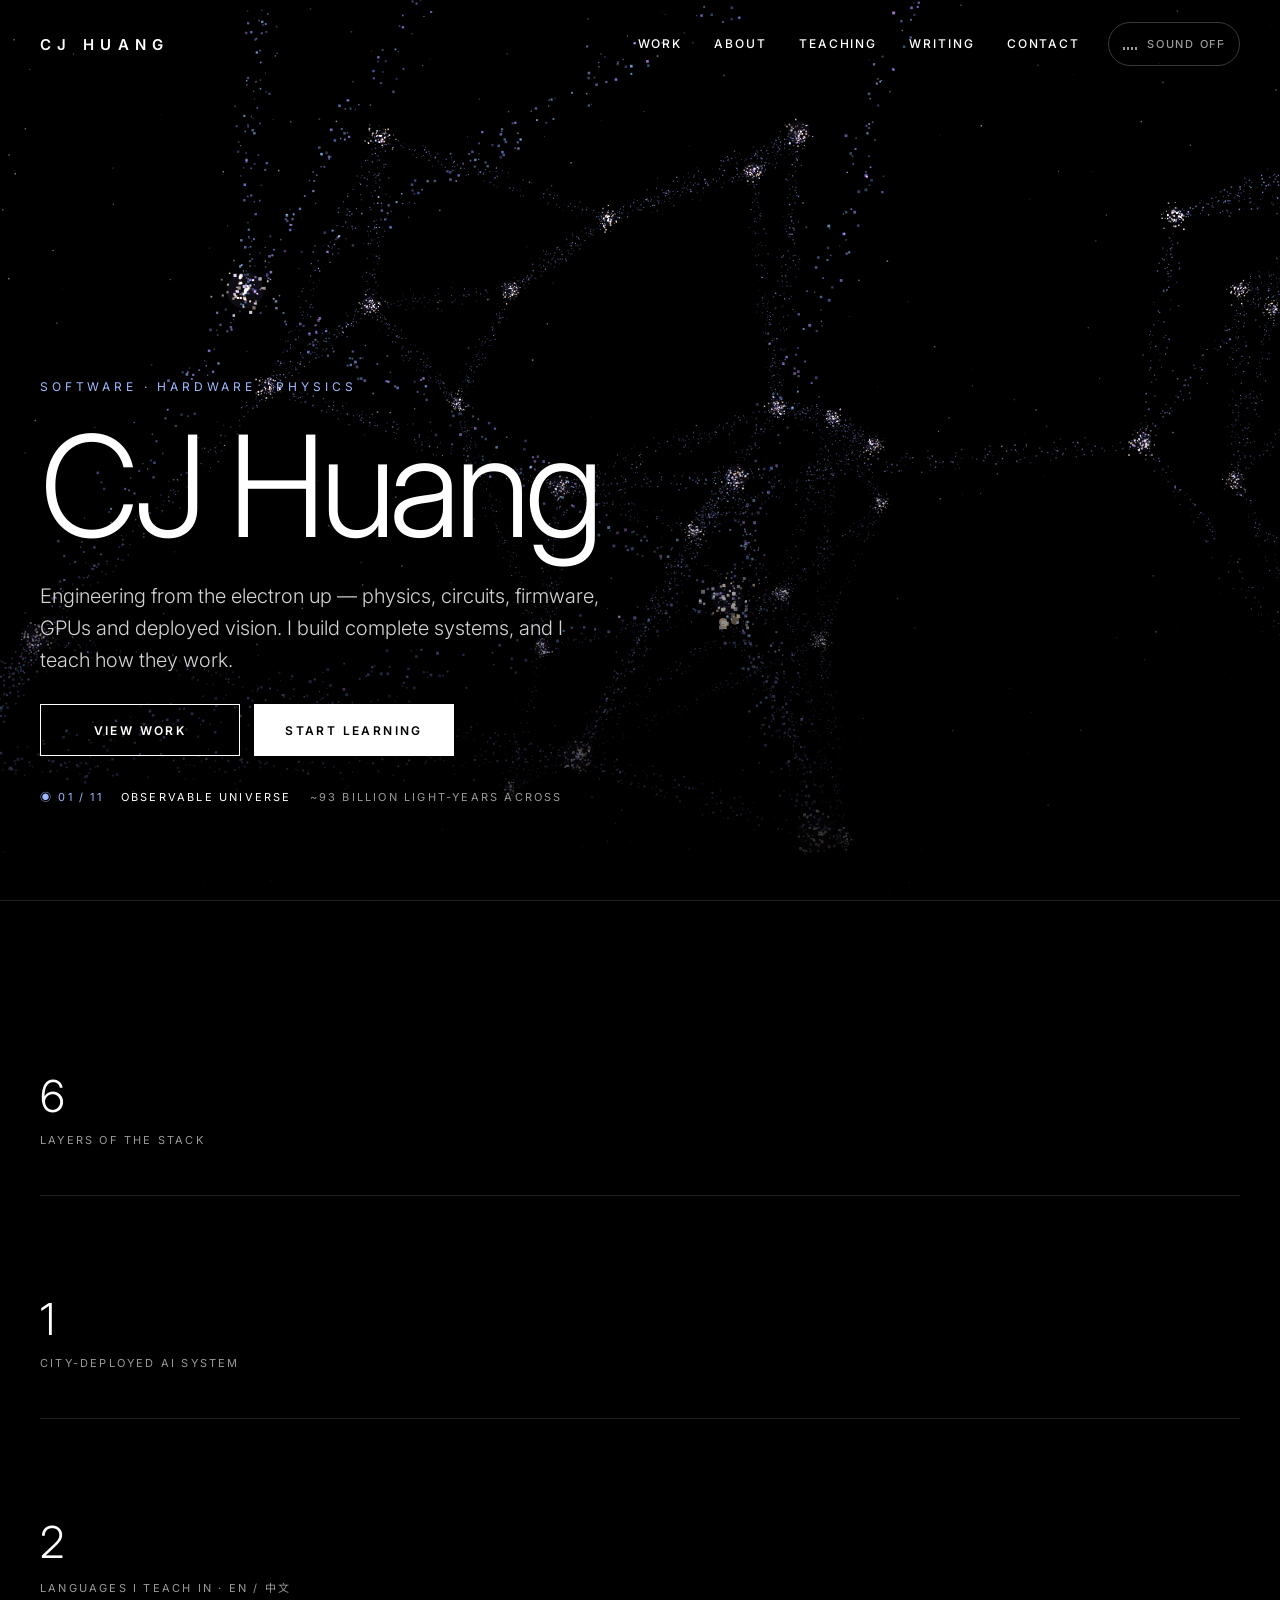
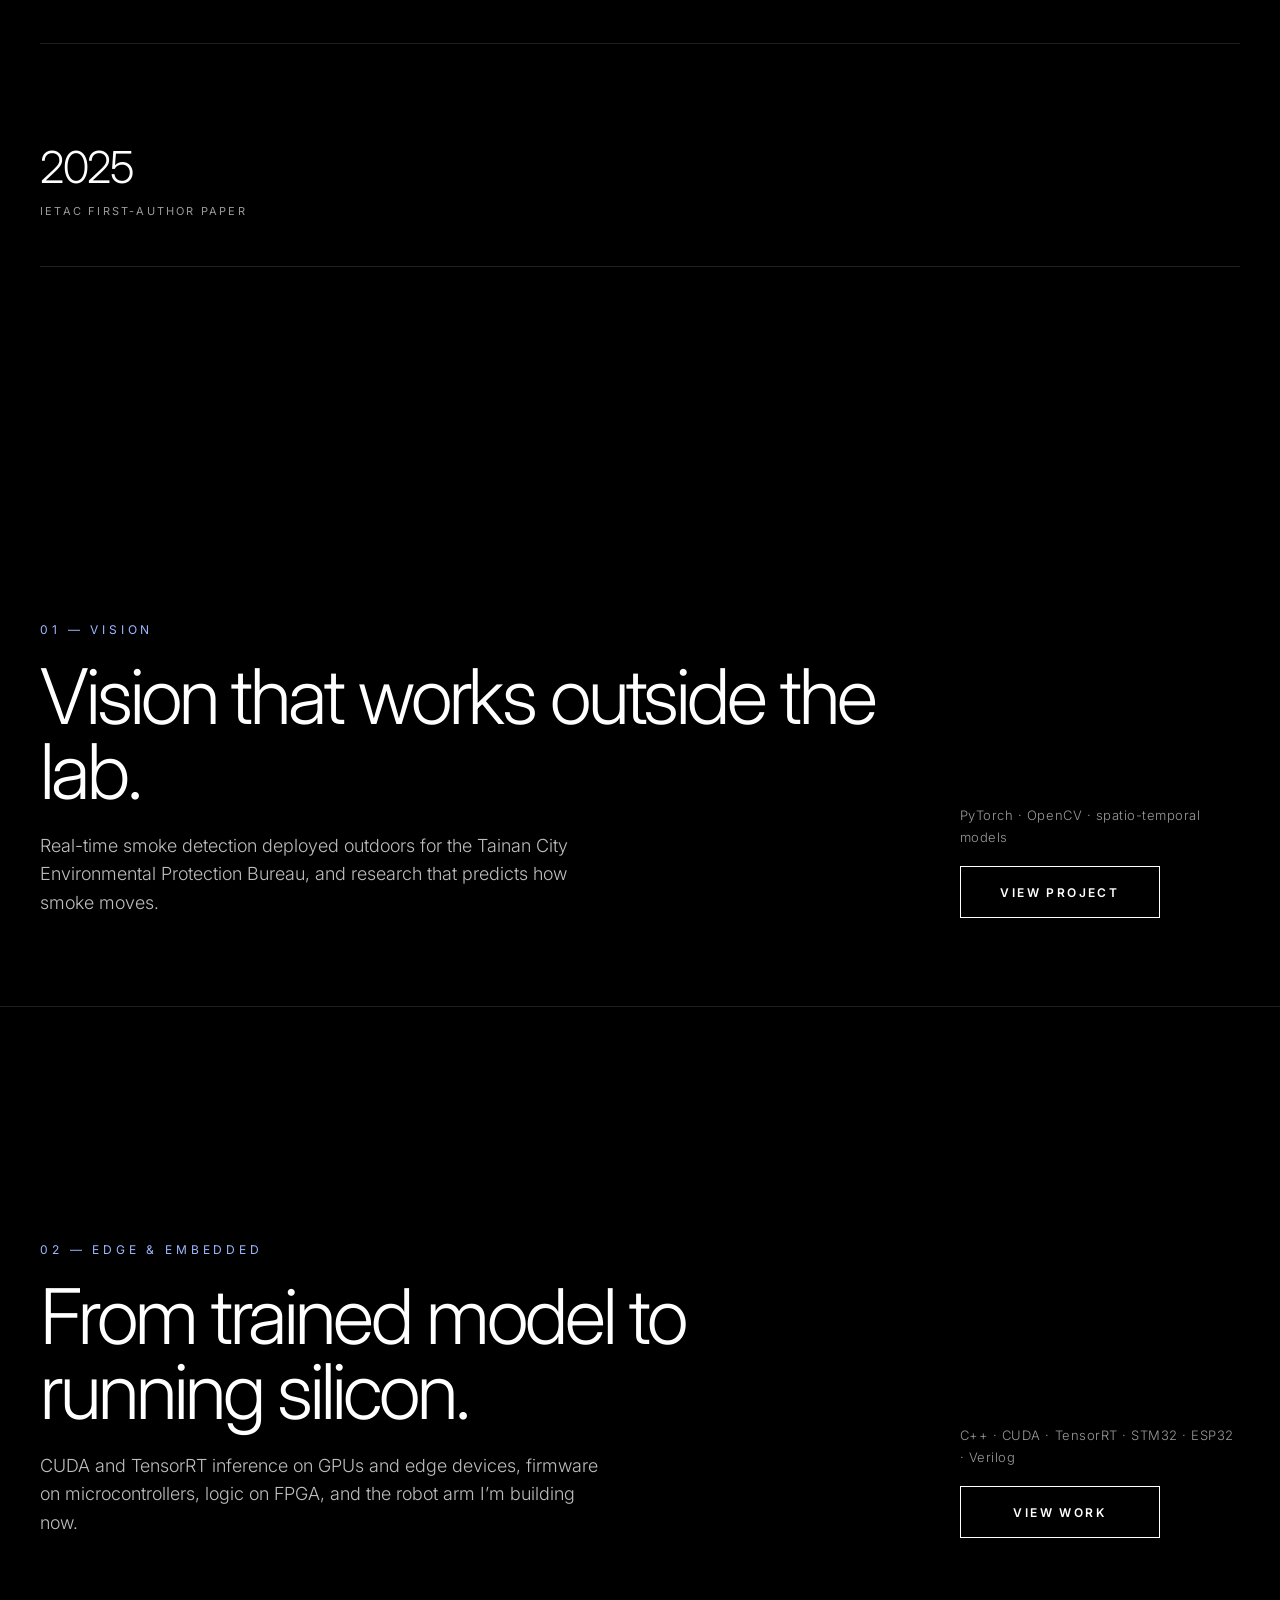
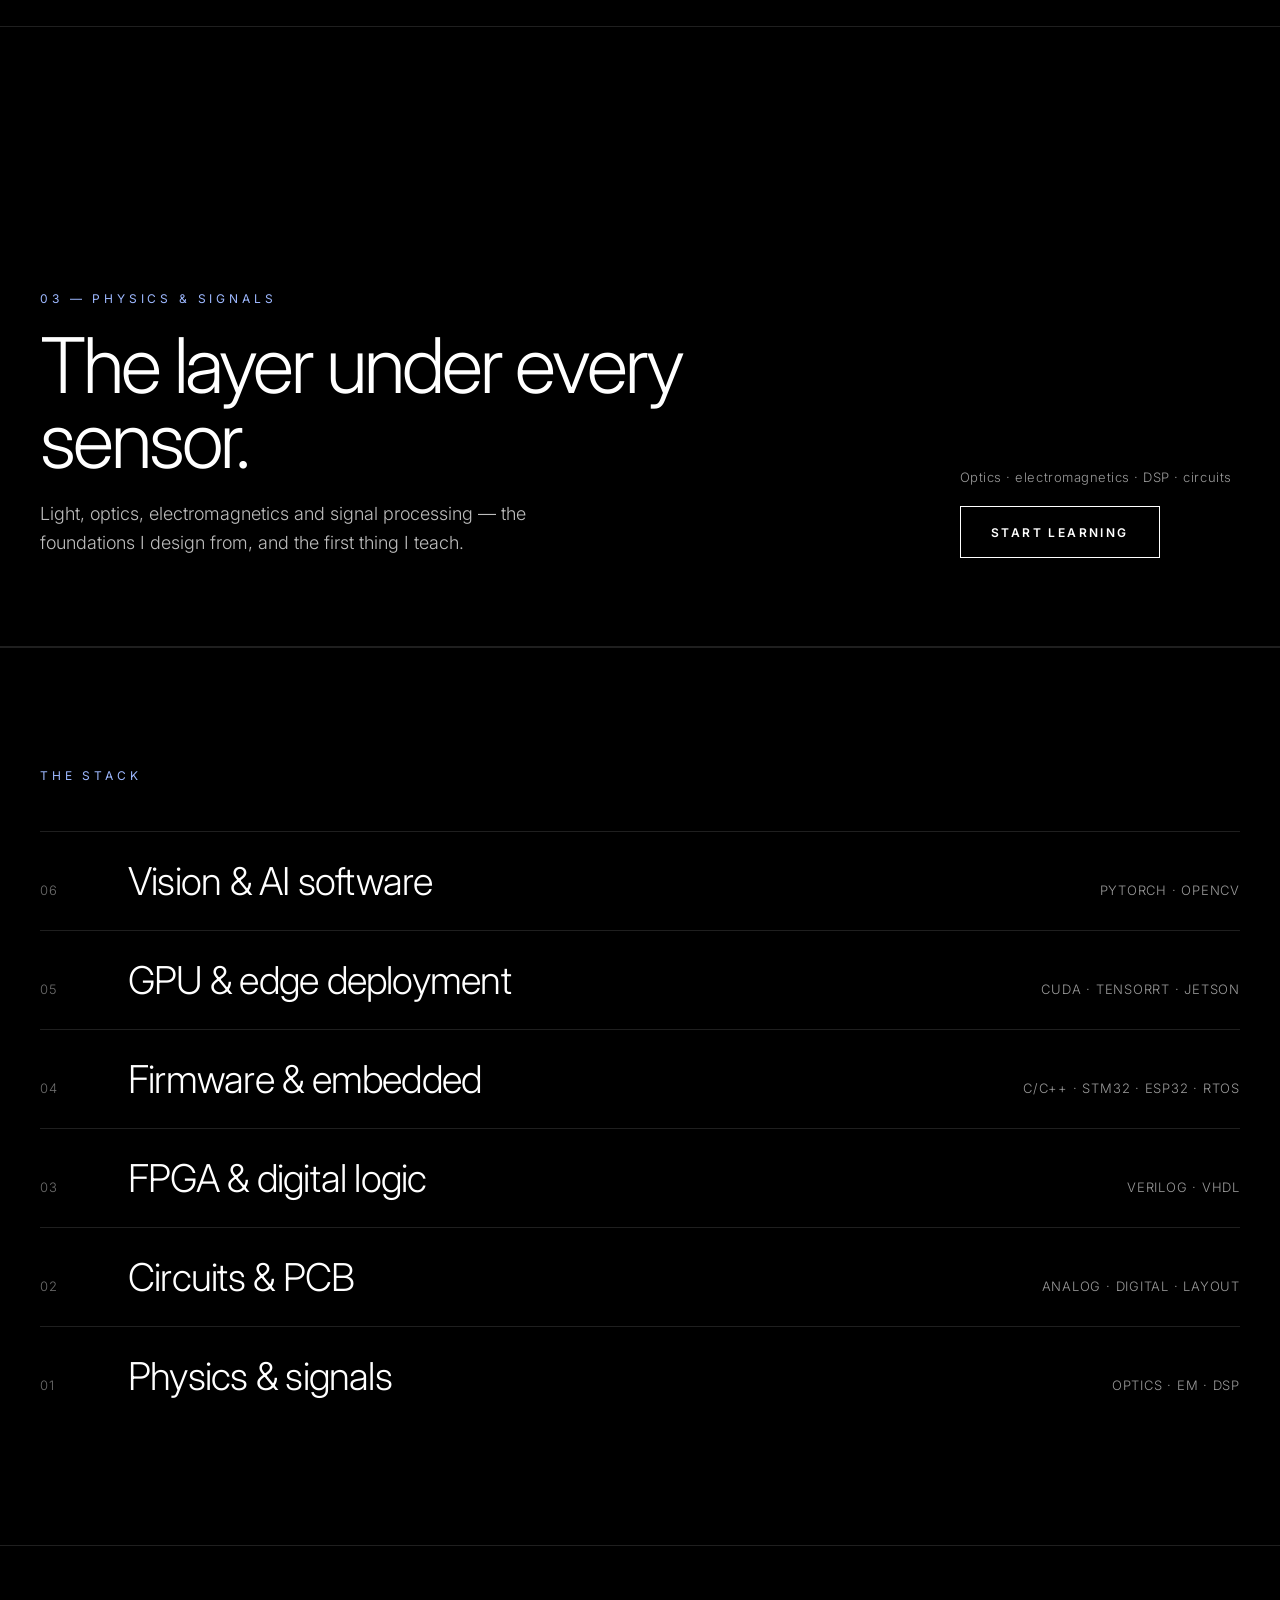
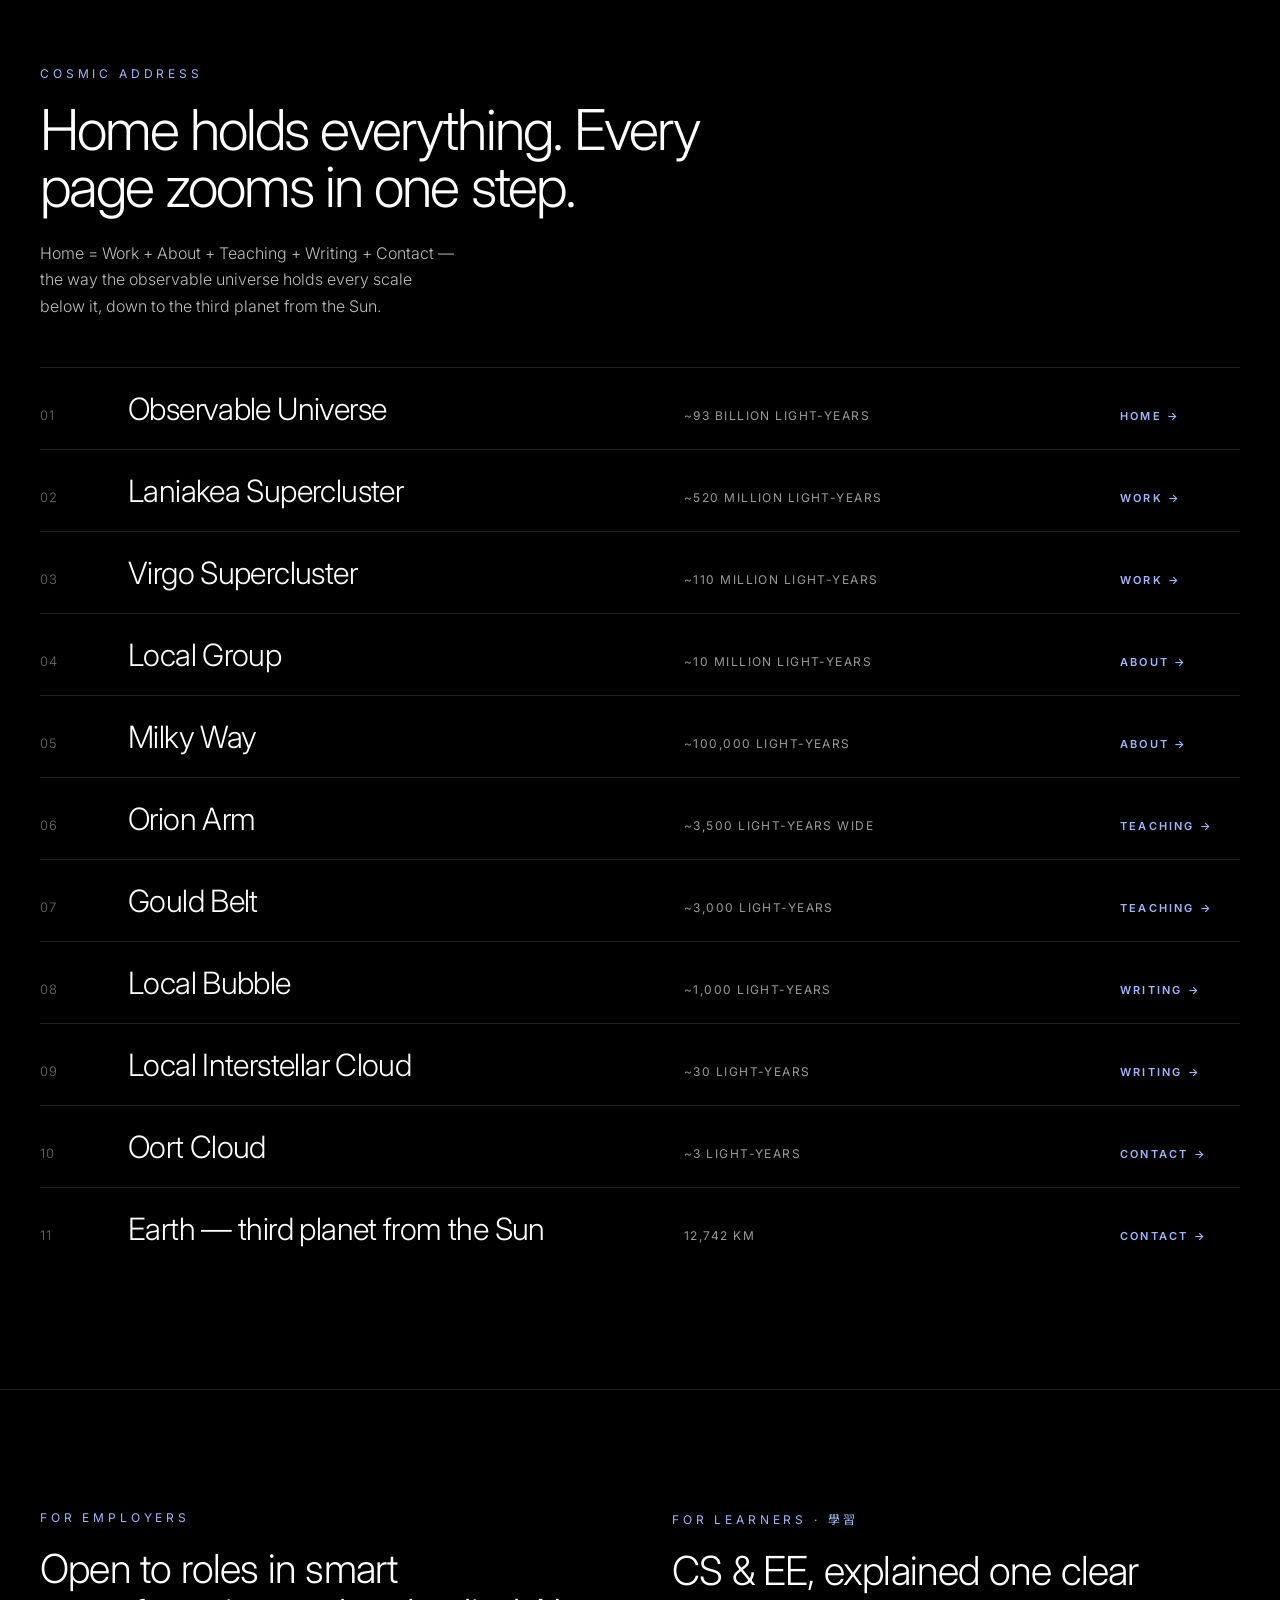
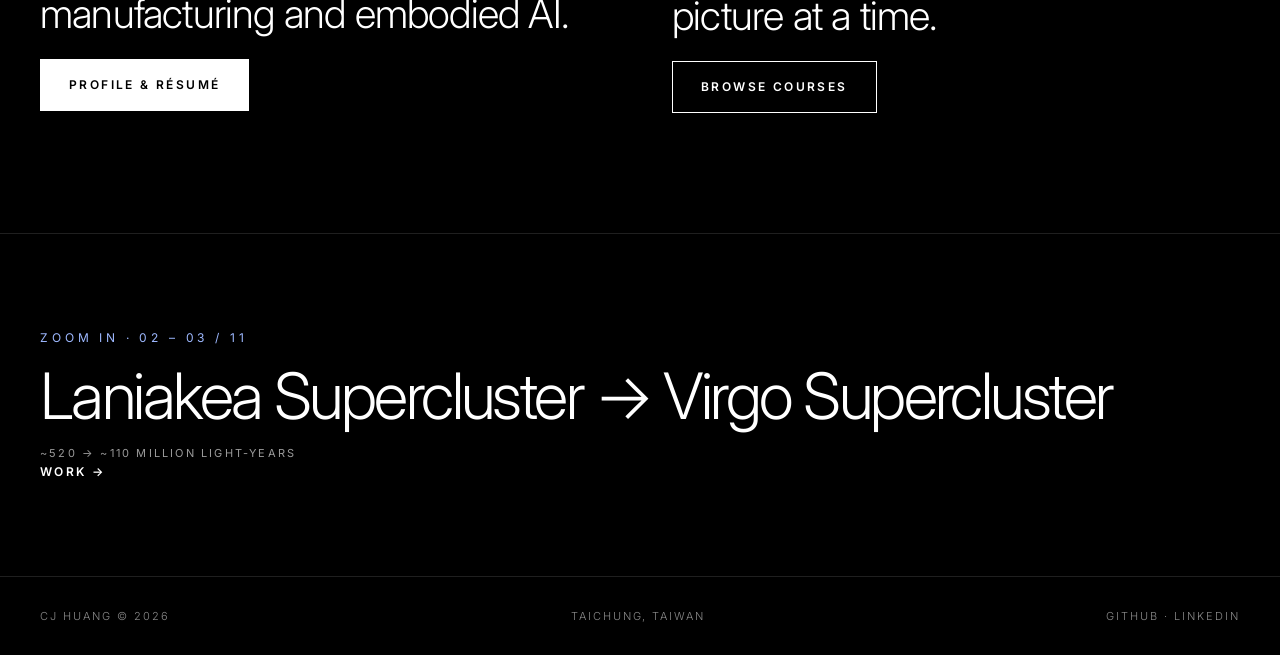
<file: index.html>
<!doctype html>
<html lang="en">
<head>
  <meta charset="utf-8">
  <meta name="viewport" content="width=device-width, initial-scale=1">
  <title>CJ Huang — Software &amp; hardware engineer</title>
  <meta name="description" content="CJ Huang is a software and hardware engineer working from physics and circuits to embedded systems, GPUs and deployed computer vision. Courses in English and 繁體中文.">
  <meta property="og:title" content="CJ Huang — Software &amp; hardware engineer">
  <meta property="og:description" content="CJ Huang is a software and hardware engineer working from physics and circuits to embedded systems, GPUs and deployed computer vision. Courses in English and 繁體中文.">
  <meta property="og:url" content="https://cjhuanglab.com/">
  <meta property="og:type" content="website">
  <link rel="canonical" href="https://cjhuanglab.com/">
  <meta name="theme-color" content="#000000">
  <link rel="icon" href="assets/favicon.svg" type="image/svg+xml">
  <link rel="preconnect" href="https://fonts.googleapis.com">
  <link rel="preconnect" href="https://fonts.gstatic.com" crossorigin>
  <link href="https://fonts.googleapis.com/css2?family=Inter:wght@300;400;500;600&family=Noto+Sans+TC:wght@300;400;500&display=swap" rel="stylesheet">
  <link rel="stylesheet" href="assets/style.css">
  <script src="assets/cosmos.js" defer></script>
  <script src="assets/ambient.js" defer></script>
</head>
<body data-scene="web">
<header class="site-header">
  <nav class="wrap nav" aria-label="Main">
    <a class="brand" href="index.html">CJ HUANG</a>
    <div class="nav-links">
      <a href="projects.html">WORK</a>
      <a href="about.html">ABOUT</a>
      <a href="teaching.html">TEACHING</a>
      <a href="writing.html">WRITING</a>
      <a href="contact.html">CONTACT</a>
      <button type="button" class="sound" data-sound-toggle aria-pressed="false" title="Background sound"><span class="bars" aria-hidden="true"><i></i><i></i><i></i><i></i></span><span class="sound-label">SOUND OFF</span></button>
    </div>
  </nav>
</header>
<main>
<section class="hero home">
  <canvas data-cosmos data-scene="web" data-x="0.64" data-y="0.45" data-size="0.9" data-tilt="0" data-stars="4500" aria-hidden="true"></canvas>
  <div class="fade" aria-hidden="true"></div>
  <div class="wrap hero-content">
    <span class="eyebrow">Software · Hardware · Physics</span>
    <h1>CJ Huang</h1>
    <p class="lead">Engineering from the electron up — physics, circuits, firmware, GPUs and deployed vision. I build complete systems, and I teach how they work.</p>
    <div class="actions"><a class="btn" href="projects.html">VIEW WORK</a><a class="btn btn-white" href="teaching.html">START LEARNING</a></div>
    <div class="scale caps"><span class="accent">◉ 01 / 11</span><span class="here">Observable Universe</span><span>~93 billion light-years across</span></div>
  </div>
</section>
<section class="section"><div class="wrap facts">
  <div class="fact"><b>6</b><span class="caps muted">LAYERS OF THE STACK</span></div>
  <div class="fact"><b>1</b><span class="caps muted">CITY-DEPLOYED AI SYSTEM</span></div>
  <div class="fact"><b>2</b><span class="caps muted">LANGUAGES I TEACH IN · EN / 中文</span></div>
  <div class="fact"><b>2025</b><span class="caps muted">IETAC FIRST-AUTHOR PAPER</span></div>
</div></section>
<section class="panel"><div class="wrap">
  <div class="panel-main"><span class="eyebrow">01 — VISION</span><h2>Vision that works outside the lab.</h2><p>Real-time smoke detection deployed outdoors for the Tainan City Environmental Protection Bureau, and research that predicts how smoke moves.</p></div>
  <div class="panel-side"><span>PyTorch · OpenCV · spatio-temporal models</span><a class="btn" href="projects.html">VIEW PROJECT</a></div>
</div></section>
<section class="panel"><div class="wrap">
  <div class="panel-main"><span class="eyebrow">02 — EDGE &amp; EMBEDDED</span><h2>From trained model to running silicon.</h2><p>CUDA and TensorRT inference on GPUs and edge devices, firmware on microcontrollers, logic on FPGA, and the robot arm I’m building now.</p></div>
  <div class="panel-side"><span>C++ · CUDA · TensorRT · STM32 · ESP32 · Verilog</span><a class="btn" href="projects.html">VIEW WORK</a></div>
</div></section>
<section class="panel"><div class="wrap">
  <div class="panel-main"><span class="eyebrow">03 — PHYSICS &amp; SIGNALS</span><h2>The layer under every sensor.</h2><p>Light, optics, electromagnetics and signal processing — the foundations I design from, and the first thing I teach.</p></div>
  <div class="panel-side"><span>Optics · electromagnetics · DSP · circuits</span><a class="btn" href="teaching.html">START LEARNING</a></div>
</div></section>
<section class="section">
  <div class="wrap">
    <span class="eyebrow">The stack</span>
    <ol class="rows stack">
      <li><span class="n">06</span><span class="name">Vision &amp; AI software</span><span class="tools">PYTORCH · OPENCV</span></li>
      <li><span class="n">05</span><span class="name">GPU &amp; edge deployment</span><span class="tools">CUDA · TENSORRT · JETSON</span></li>
      <li><span class="n">04</span><span class="name">Firmware &amp; embedded</span><span class="tools">C/C++ · STM32 · ESP32 · RTOS</span></li>
      <li><span class="n">03</span><span class="name">FPGA &amp; digital logic</span><span class="tools">VERILOG · VHDL</span></li>
      <li><span class="n">02</span><span class="name">Circuits &amp; PCB</span><span class="tools">ANALOG · DIGITAL · LAYOUT</span></li>
      <li><span class="n">01</span><span class="name">Physics &amp; signals</span><span class="tools">OPTICS · EM · DSP</span></li>
    </ol>
  </div>
</section>
<section class="section">
  <div class="wrap">
    <div class="address-head">
      <div><span class="eyebrow">Cosmic address</span><h2 class="big">Home holds everything. Every page zooms in one step.</h2></div>
      <p class="soft">Home = Work + About + Teaching + Writing + Contact — the way the observable universe holds every scale below it, down to the third planet from the Sun.</p>
    </div>
    <ol class="rows address">
      <li><a href="index.html"><span class="n">01</span><span class="name">Observable Universe</span><span class="size caps">~93 billion light-years</span><span class="go caps accent">HOME →</span></a></li>
      <li><a href="projects.html"><span class="n">02</span><span class="name">Laniakea Supercluster</span><span class="size caps">~520 million light-years</span><span class="go caps accent">WORK →</span></a></li>
      <li><a href="projects.html"><span class="n">03</span><span class="name">Virgo Supercluster</span><span class="size caps">~110 million light-years</span><span class="go caps accent">WORK →</span></a></li>
      <li><a href="about.html"><span class="n">04</span><span class="name">Local Group</span><span class="size caps">~10 million light-years</span><span class="go caps accent">ABOUT →</span></a></li>
      <li><a href="about.html"><span class="n">05</span><span class="name">Milky Way</span><span class="size caps">~100,000 light-years</span><span class="go caps accent">ABOUT →</span></a></li>
      <li><a href="teaching.html"><span class="n">06</span><span class="name">Orion Arm</span><span class="size caps">~3,500 light-years wide</span><span class="go caps accent">TEACHING →</span></a></li>
      <li><a href="teaching.html"><span class="n">07</span><span class="name">Gould Belt</span><span class="size caps">~3,000 light-years</span><span class="go caps accent">TEACHING →</span></a></li>
      <li><a href="writing.html"><span class="n">08</span><span class="name">Local Bubble</span><span class="size caps">~1,000 light-years</span><span class="go caps accent">WRITING →</span></a></li>
      <li><a href="writing.html"><span class="n">09</span><span class="name">Local Interstellar Cloud</span><span class="size caps">~30 light-years</span><span class="go caps accent">WRITING →</span></a></li>
      <li><a href="contact.html"><span class="n">10</span><span class="name">Oort Cloud</span><span class="size caps">~3 light-years</span><span class="go caps accent">CONTACT →</span></a></li>
      <li><a href="contact.html"><span class="n">11</span><span class="name">Earth — third planet from the Sun</span><span class="size caps">12,742 km</span><span class="go caps accent">CONTACT →</span></a></li>
    </ol>
  </div>
</section>
<section class="section">
  <div class="wrap">
    <div class="split">
      <div><span class="eyebrow">For employers</span><h2>Open to roles in smart manufacturing and embodied AI.</h2><a class="btn btn-white" href="about.html">PROFILE &amp; RÉSUMÉ</a></div>
      <div><span class="eyebrow">For learners · 學習</span><h2>CS &amp; EE, explained one clear picture at a time.</h2><a class="btn" href="teaching.html">BROWSE COURSES</a></div>
    </div>
  </div>
</section>
<section class="section zoom"><a href="projects.html"><div class="wrap">
  <div><span class="eyebrow">Zoom in · 02 – 03 / 11</span><span class="zoom-title">Laniakea Supercluster → Virgo Supercluster</span><span class="caps muted">~520 → ~110 million light-years</span></div>
  <span class="zoom-go">WORK →</span>
</div></a></section>
</main>
<footer class="site-footer">
  <div class="wrap"><span>CJ HUANG © 2026</span><span>TAICHUNG, TAIWAN</span><span><a href="https://github.com/chenjin-huang">GITHUB</a> · <a href="https://www.linkedin.com/in/chen-jin-huang">LINKEDIN</a></span></div>
</footer>
</body>
</html>
</file>
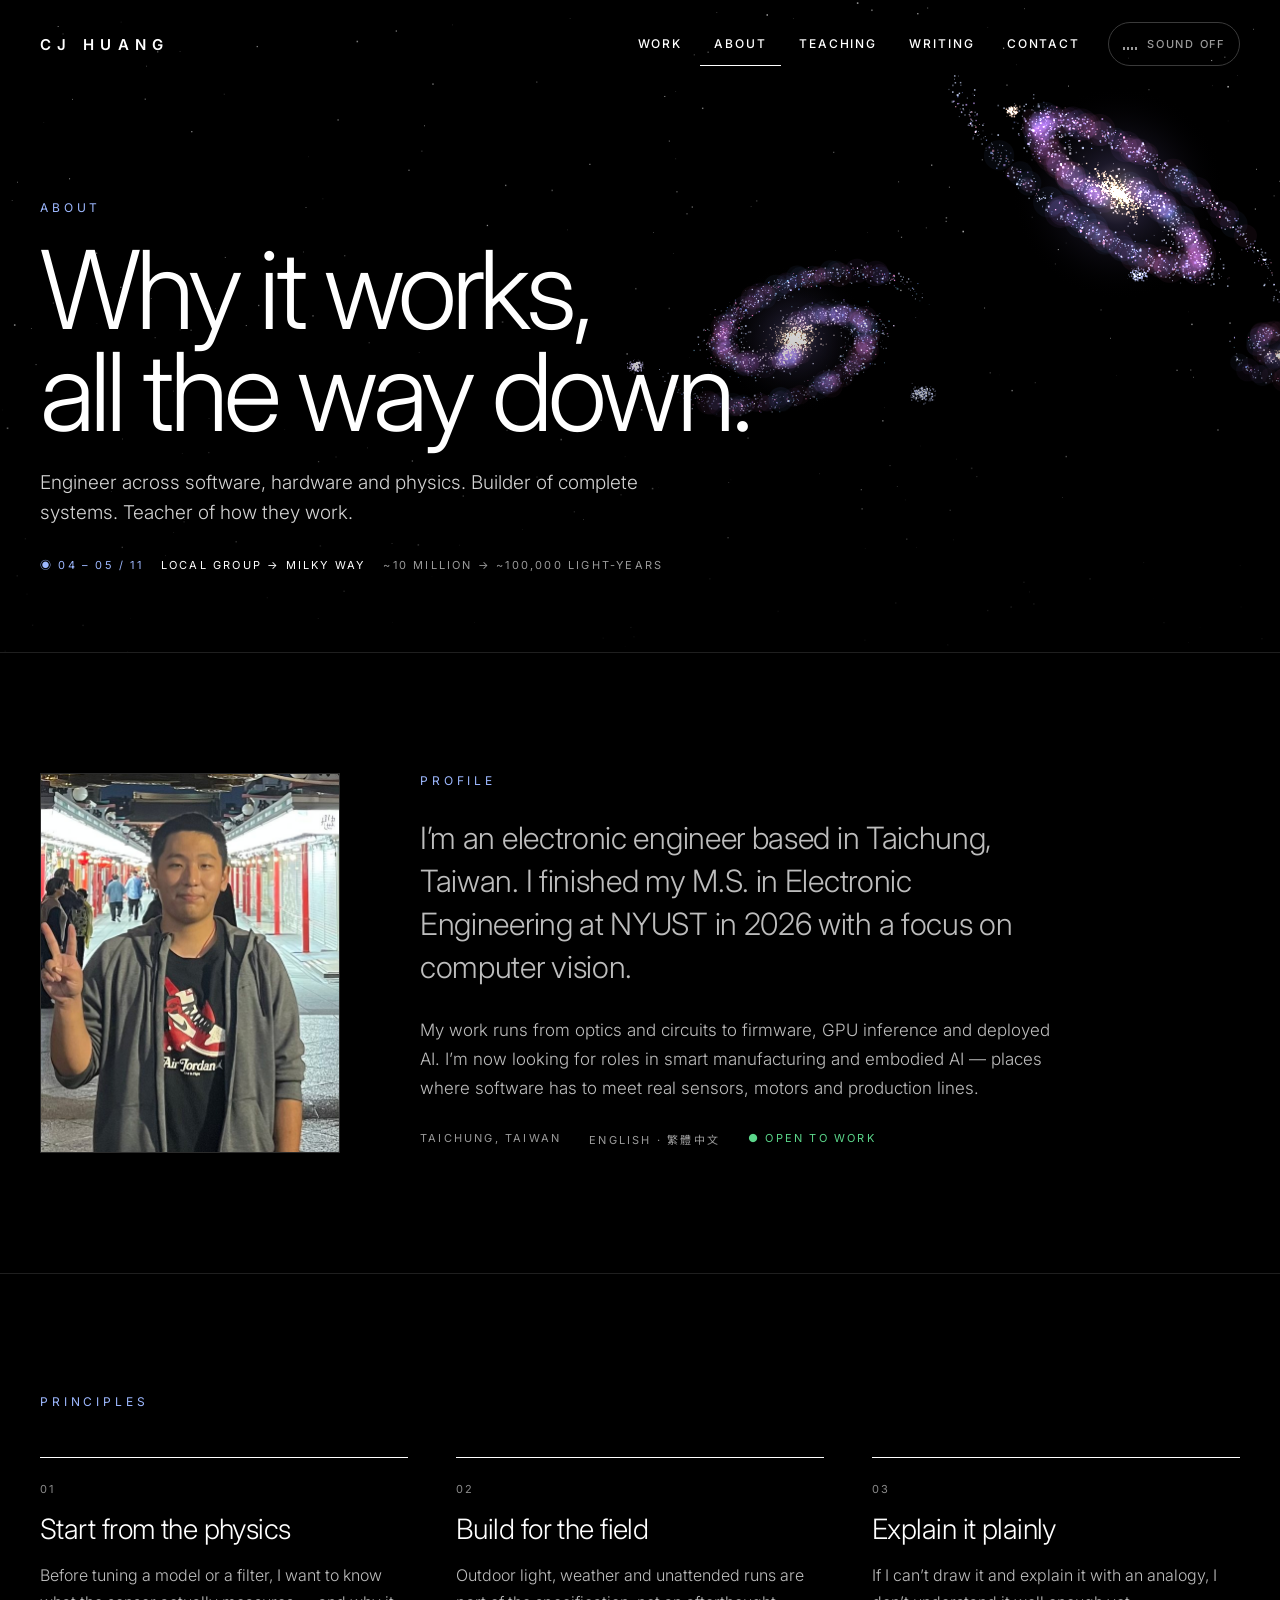
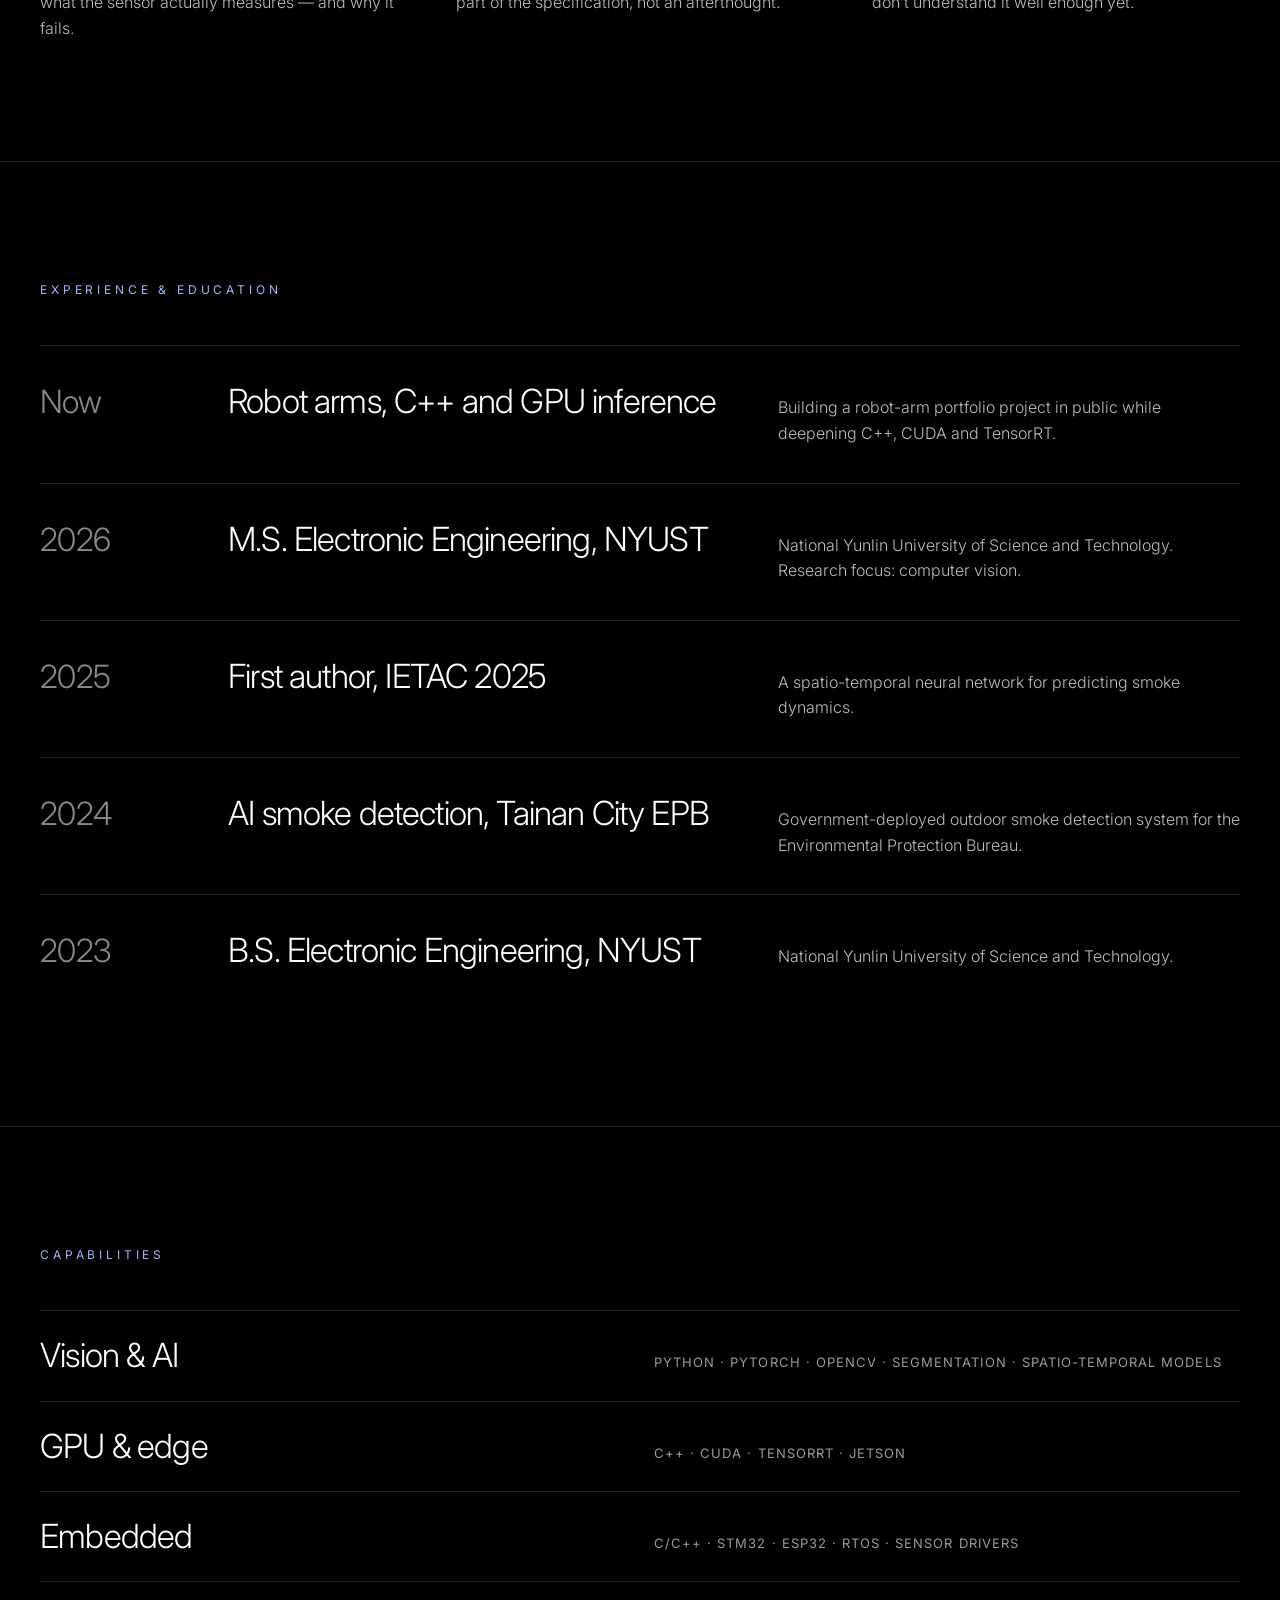
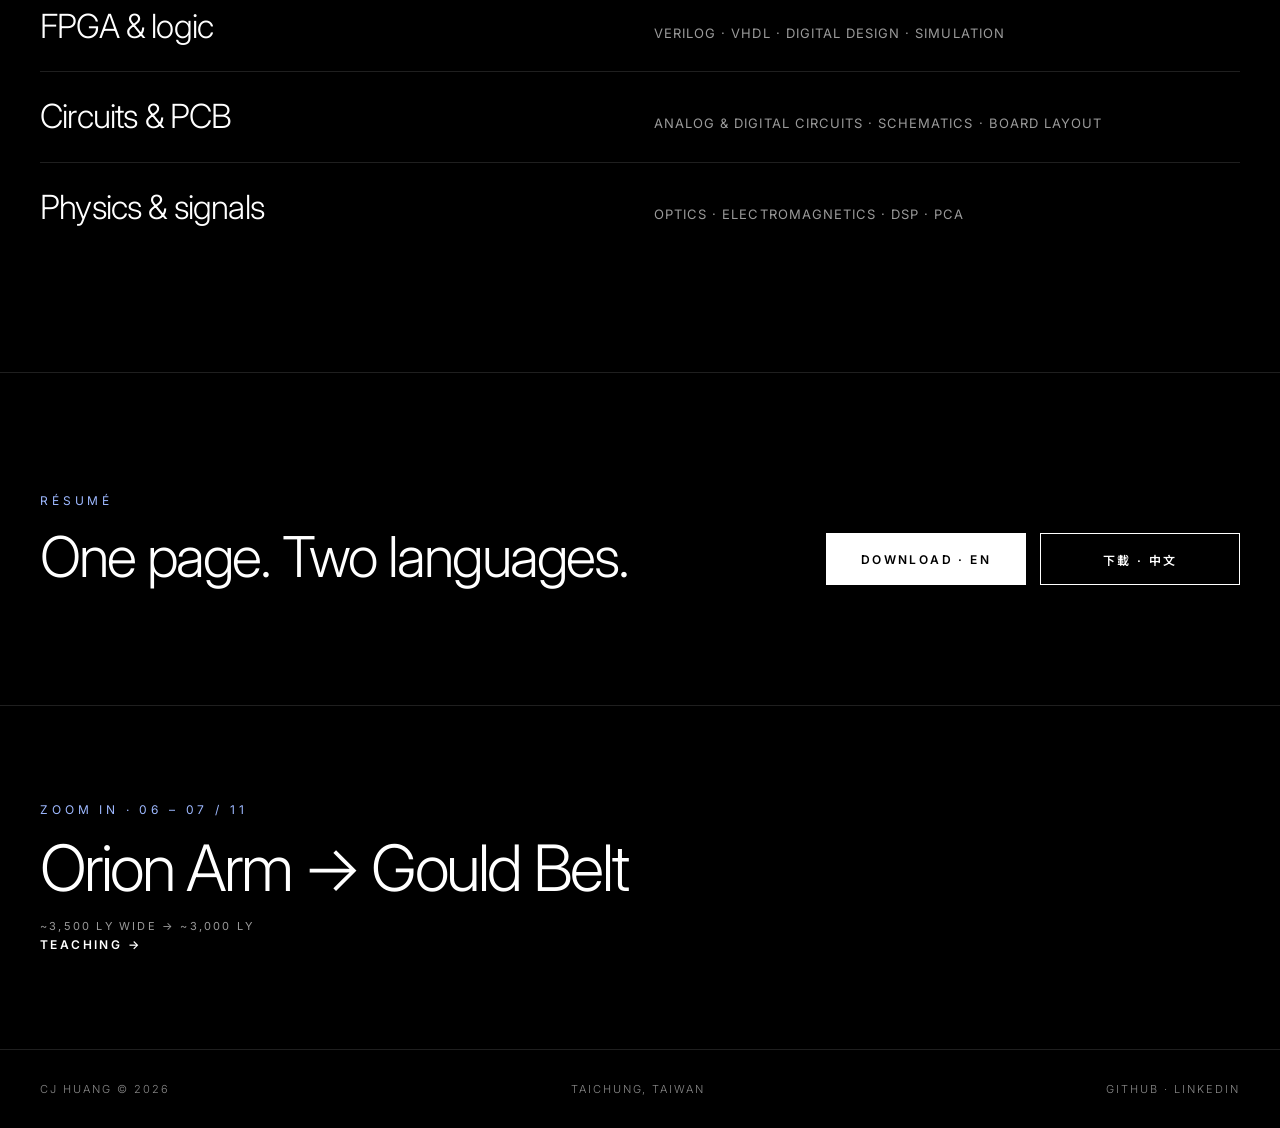
<file: about.html>
<!doctype html>
<html lang="en">
<head>
  <meta charset="utf-8">
  <meta name="viewport" content="width=device-width, initial-scale=1">
  <title>About CJ Huang — experience and skills</title>
  <meta name="description" content="Experience, education and skills of CJ Huang, M.S. Electronic Engineering (NYUST): computer vision, edge AI, embedded systems, FPGA, circuits and physics.">
  <meta property="og:title" content="About CJ Huang — experience and skills">
  <meta property="og:description" content="Experience, education and skills of CJ Huang, M.S. Electronic Engineering (NYUST): computer vision, edge AI, embedded systems, FPGA, circuits and physics.">
  <meta property="og:url" content="https://cjhuanglab.com/about.html">
  <meta property="og:type" content="website">
  <link rel="canonical" href="https://cjhuanglab.com/about.html">
  <meta name="theme-color" content="#000000">
  <link rel="icon" href="assets/favicon.svg" type="image/svg+xml">
  <link rel="preconnect" href="https://fonts.googleapis.com">
  <link rel="preconnect" href="https://fonts.gstatic.com" crossorigin>
  <link href="https://fonts.googleapis.com/css2?family=Inter:wght@300;400;500;600&family=Noto+Sans+TC:wght@300;400;500&display=swap" rel="stylesheet">
  <link rel="stylesheet" href="assets/style.css">
  <script src="assets/cosmos.js" defer></script>
  <script src="assets/ambient.js" defer></script>
</head>
<body data-scene="localgroup">
<header class="site-header">
  <nav class="wrap nav" aria-label="Main">
    <a class="brand" href="index.html">CJ HUANG</a>
    <div class="nav-links">
      <a href="projects.html">WORK</a>
      <a href="about.html" aria-current="page">ABOUT</a>
      <a href="teaching.html">TEACHING</a>
      <a href="writing.html">WRITING</a>
      <a href="contact.html">CONTACT</a>
      <button type="button" class="sound" data-sound-toggle aria-pressed="false" title="Background sound"><span class="bars" aria-hidden="true"><i></i><i></i><i></i><i></i></span><span class="sound-label">SOUND OFF</span></button>
    </div>
  </nav>
</header>
<main>
<section class="hero">
  <canvas data-cosmos data-scene="localgroup" data-x="0.76" data-y="0.42" data-size="0.8" data-tilt="0" data-stars="4500" aria-hidden="true"></canvas>
  <div class="fade" aria-hidden="true"></div>
  <div class="wrap hero-content">
    <span class="eyebrow">About</span>
    <h1>Why it works,<br>all the way down.</h1>
    <p class="lead">Engineer across software, hardware and physics. Builder of complete systems. Teacher of how they work.</p>
    <div class="scale caps"><span class="accent">◉ 04 – 05 / 11</span><span class="here">Local Group → Milky Way</span><span>~10 million → ~100,000 light-years</span></div>
  </div>
</section>
<section class="section">
  <div class="wrap">
    <div class="profile">
      <div class="photo"><img src="assets/photo.jpg" alt="CJ Huang"></div>
      <div class="profile-text">
        <span class="eyebrow">Profile</span>
        <p class="statement">I’m an electronic engineer based in Taichung, Taiwan. I finished my M.S. in Electronic Engineering at NYUST in 2026 with a focus on computer vision.</p>
        <p>My work runs from optics and circuits to firmware, GPU inference and deployed AI. I’m now looking for roles in smart manufacturing and embodied AI — places where software has to meet real sensors, motors and production lines.</p>
        <div class="meta caps"><span>Taichung, Taiwan</span><span>English · 繁體中文</span><span style="color: #5BD68A">● Open to work</span></div>
      </div>
    </div>
  </div>
</section>
<section class="section">
  <div class="wrap">
    <span class="eyebrow">Principles</span>
    <div class="cols">
      <div class="col"><span class="caps dim">01</span><h3>Start from the physics</h3><p>Before tuning a model or a filter, I want to know what the sensor actually measures — and why it fails.</p></div>
      <div class="col"><span class="caps dim">02</span><h3>Build for the field</h3><p>Outdoor light, weather and unattended runs are part of the specification, not an afterthought.</p></div>
      <div class="col"><span class="caps dim">03</span><h3>Explain it plainly</h3><p>If I can’t draw it and explain it with an analogy, I don’t understand it well enough yet.</p></div>
    </div>
  </div>
</section>
<section class="section">
  <div class="wrap">
    <span class="eyebrow">Experience &amp; education</span>
    <ol class="rows">
      <li><div class="row"><span class="when">Now</span><span class="row-title" style="flex: 1 1 380px">Robot arms, C++ and GPU inference</span><p style="flex: 1 1 340px">Building a robot-arm portfolio project in public while deepening C++, CUDA and TensorRT.</p></div></li>
      <li><div class="row"><span class="when">2026</span><span class="row-title" style="flex: 1 1 380px">M.S. Electronic Engineering, NYUST</span><p style="flex: 1 1 340px">National Yunlin University of Science and Technology. Research focus: computer vision.</p></div></li>
      <li><div class="row"><span class="when">2025</span><span class="row-title" style="flex: 1 1 380px">First author, IETAC 2025</span><p style="flex: 1 1 340px">A spatio-temporal neural network for predicting smoke dynamics.</p></div></li>
      <li><div class="row"><span class="when">2024</span><span class="row-title" style="flex: 1 1 380px">AI smoke detection, Tainan City EPB</span><p style="flex: 1 1 340px">Government-deployed outdoor smoke detection system for the Environmental Protection Bureau.</p></div></li>
      <li><div class="row"><span class="when">2023</span><span class="row-title" style="flex: 1 1 380px">B.S. Electronic Engineering, NYUST</span><p style="flex: 1 1 340px">National Yunlin University of Science and Technology.</p></div></li>
    </ol>
  </div>
</section>
<section class="section">
  <div class="wrap">
    <span class="eyebrow">Capabilities</span>
    <ol class="rows">
      <li><div class="row" style="padding: 26px 0"><span class="row-title" style="flex: 1 1 380px">Vision &amp; AI</span><span class="caps muted" style="flex: 1 1 400px; letter-spacing: .08em; font-size: 13px">PYTHON · PYTORCH · OPENCV · SEGMENTATION · SPATIO-TEMPORAL MODELS</span></div></li>
      <li><div class="row" style="padding: 26px 0"><span class="row-title" style="flex: 1 1 380px">GPU &amp; edge</span><span class="caps muted" style="flex: 1 1 400px; letter-spacing: .08em; font-size: 13px">C++ · CUDA · TENSORRT · JETSON</span></div></li>
      <li><div class="row" style="padding: 26px 0"><span class="row-title" style="flex: 1 1 380px">Embedded</span><span class="caps muted" style="flex: 1 1 400px; letter-spacing: .08em; font-size: 13px">C/C++ · STM32 · ESP32 · RTOS · SENSOR DRIVERS</span></div></li>
      <li><div class="row" style="padding: 26px 0"><span class="row-title" style="flex: 1 1 380px">FPGA &amp; logic</span><span class="caps muted" style="flex: 1 1 400px; letter-spacing: .08em; font-size: 13px">VERILOG · VHDL · DIGITAL DESIGN · SIMULATION</span></div></li>
      <li><div class="row" style="padding: 26px 0"><span class="row-title" style="flex: 1 1 380px">Circuits &amp; PCB</span><span class="caps muted" style="flex: 1 1 400px; letter-spacing: .08em; font-size: 13px">ANALOG &amp; DIGITAL CIRCUITS · SCHEMATICS · BOARD LAYOUT</span></div></li>
      <li><div class="row" style="padding: 26px 0"><span class="row-title" style="flex: 1 1 380px">Physics &amp; signals</span><span class="caps muted" style="flex: 1 1 400px; letter-spacing: .08em; font-size: 13px">OPTICS · ELECTROMAGNETICS · DSP · PCA</span></div></li>
    </ol>
  </div>
</section>
<section class="section" id="resume"><div class="wrap"><div class="end-cta">
  <div><span class="eyebrow">Résumé</span><h2 class="big">One page. Two languages.</h2></div>
  <div class="actions"><a class="btn btn-white" href="assets/CJ-Huang-Resume-EN.pdf">DOWNLOAD · EN</a><a class="btn" href="assets/CJ-Huang-Resume-ZH.pdf">下載 · 中文</a></div>
</div></div></section>
<section class="section zoom"><a href="teaching.html"><div class="wrap">
  <div><span class="eyebrow">Zoom in · 06 – 07 / 11</span><span class="zoom-title">Orion Arm → Gould Belt</span><span class="caps muted">~3,500 ly wide → ~3,000 ly</span></div>
  <span class="zoom-go">TEACHING →</span>
</div></a></section>
</main>
<footer class="site-footer">
  <div class="wrap"><span>CJ HUANG © 2026</span><span>TAICHUNG, TAIWAN</span><span><a href="https://github.com/chenjin-huang">GITHUB</a> · <a href="https://www.linkedin.com/in/chen-jin-huang">LINKEDIN</a></span></div>
</footer>
</body>
</html>
</file>
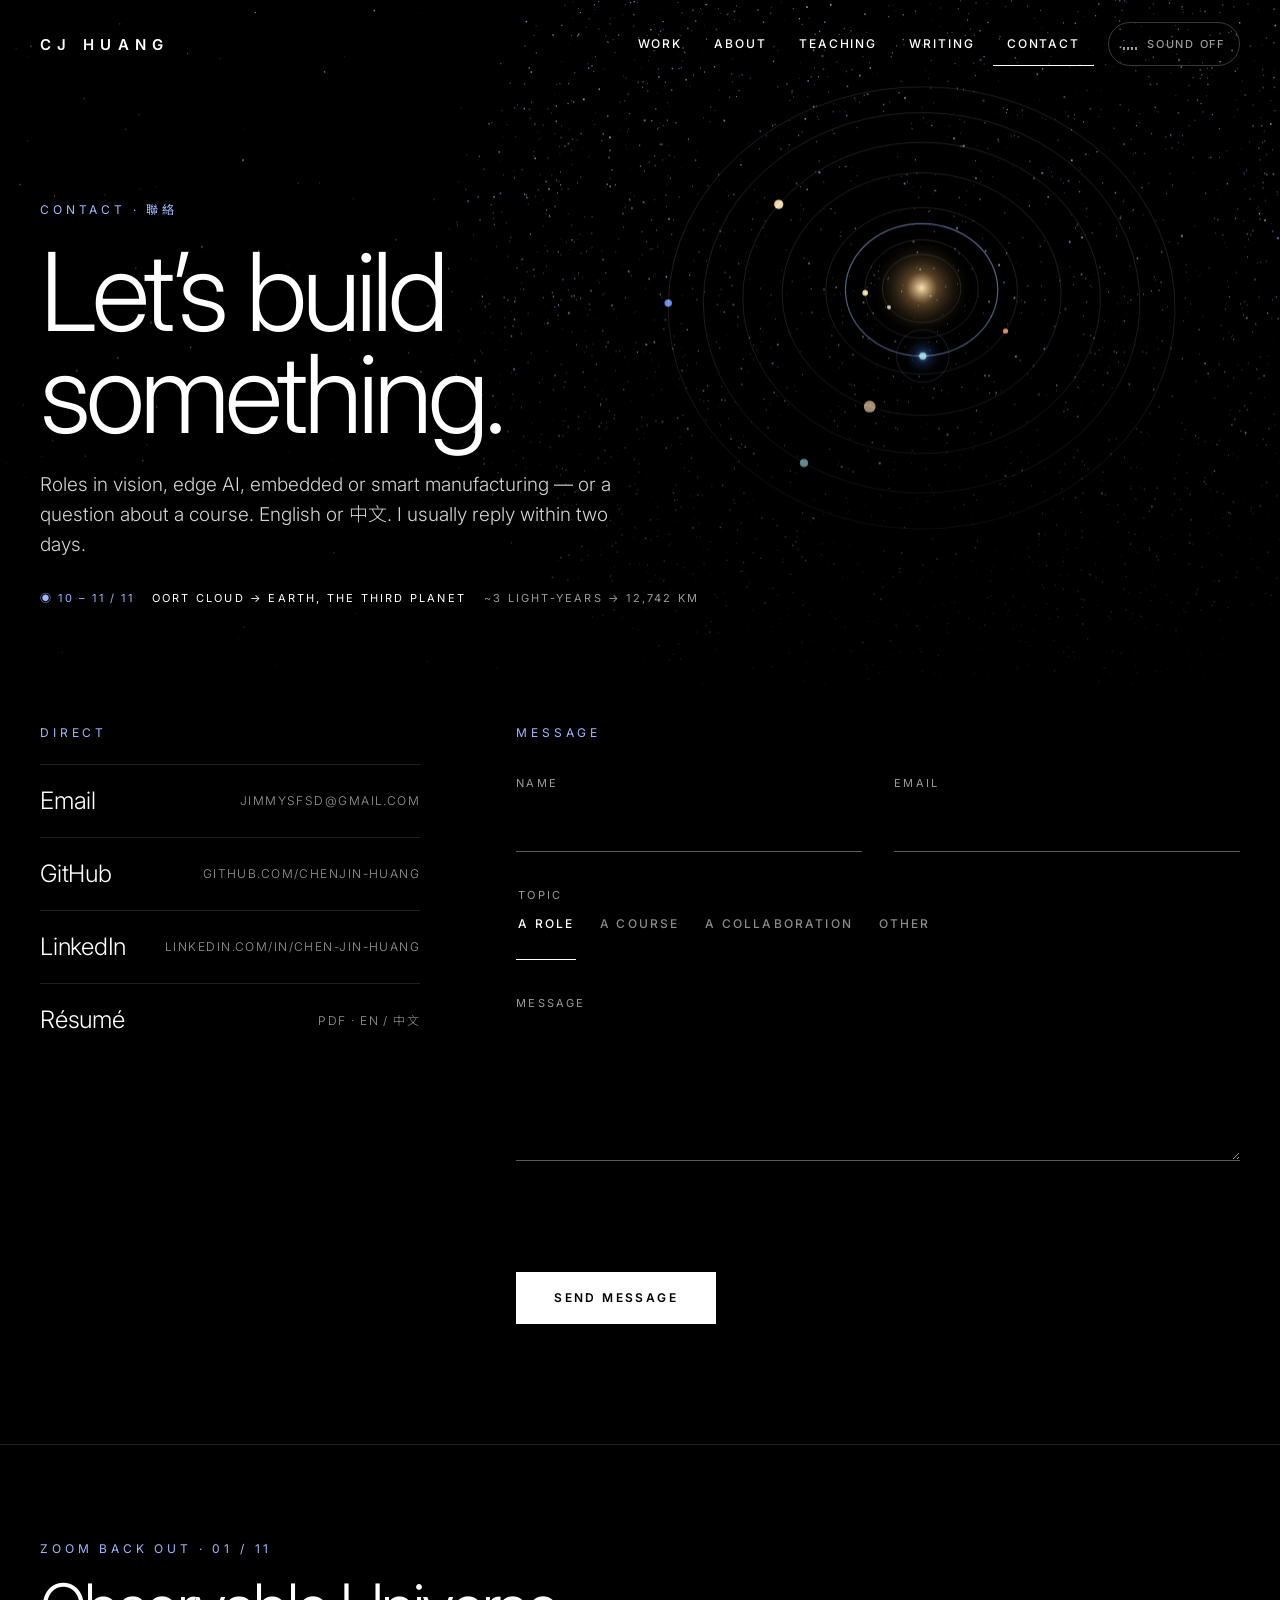
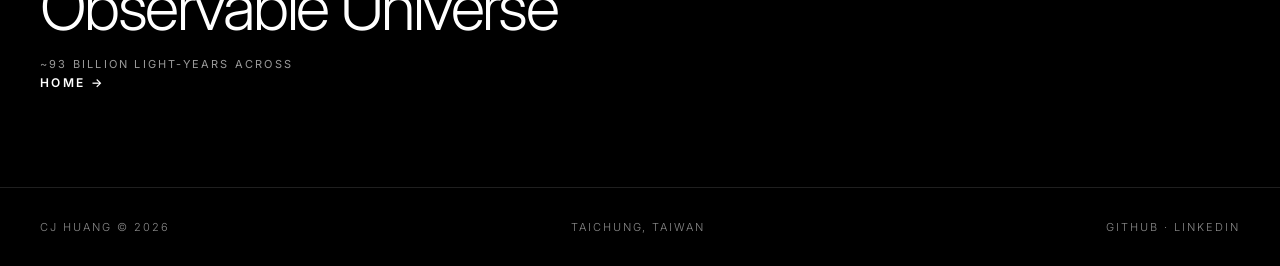
<file: contact.html>
<!doctype html>
<html lang="en">
<head>
  <meta charset="utf-8">
  <meta name="viewport" content="width=device-width, initial-scale=1">
  <title>Contact — CJ Huang</title>
  <meta name="description" content="Get in touch with CJ Huang about roles, courses or collaborations.">
  <meta property="og:title" content="Contact — CJ Huang">
  <meta property="og:description" content="Get in touch with CJ Huang about roles, courses or collaborations.">
  <meta property="og:url" content="https://cjhuanglab.com/contact.html">
  <meta property="og:type" content="website">
  <link rel="canonical" href="https://cjhuanglab.com/contact.html">
  <meta name="theme-color" content="#000000">
  <link rel="icon" href="assets/favicon.svg" type="image/svg+xml">
  <link rel="preconnect" href="https://fonts.googleapis.com">
  <link rel="preconnect" href="https://fonts.gstatic.com" crossorigin>
  <link href="https://fonts.googleapis.com/css2?family=Inter:wght@300;400;500;600&family=Noto+Sans+TC:wght@300;400;500&display=swap" rel="stylesheet">
  <link rel="stylesheet" href="assets/style.css">
  <script src="assets/cosmos.js" defer></script>
  <script src="assets/ambient.js" defer></script>
</head>
<body data-scene="solar">
<header class="site-header">
  <nav class="wrap nav" aria-label="Main">
    <a class="brand" href="index.html">CJ HUANG</a>
    <div class="nav-links">
      <a href="projects.html">WORK</a>
      <a href="about.html">ABOUT</a>
      <a href="teaching.html">TEACHING</a>
      <a href="writing.html">WRITING</a>
      <a href="contact.html" aria-current="page">CONTACT</a>
      <button type="button" class="sound" data-sound-toggle aria-pressed="false" title="Background sound"><span class="bars" aria-hidden="true"><i></i><i></i><i></i><i></i></span><span class="sound-label">SOUND OFF</span></button>
    </div>
  </nav>
</header>
<main>
<section class="hero">
  <canvas data-cosmos data-scene="solar" data-x="0.72" data-y="0.42" data-size="0.85" data-tilt="0" data-stars="4500" aria-hidden="true"></canvas>
  <div class="fade" aria-hidden="true"></div>
  <div class="wrap hero-content">
    <span class="eyebrow">Contact · 聯絡</span>
    <h1>Let’s build<br>something.</h1>
    <p class="lead">Roles in vision, edge AI, embedded or smart manufacturing — or a question about a course. English or 中文. I usually reply within two days.</p>
    <div class="scale caps"><span class="accent">◉ 10 – 11 / 11</span><span class="here">Oort Cloud → Earth, the third planet</span><span>~3 light-years → 12,742 km</span></div>
  </div>
</section>
<section class="section tight">
  <div class="wrap">
    <div class="contact">
      <div>
        <span class="eyebrow">Direct</span>
        <ul class="rows links"><li><a href="mailto:jimmysfsd@gmail.com"><span>Email</span><span>JIMMYSFSD@GMAIL.COM</span></a></li><li><a href="https://github.com/chenjin-huang"><span>GitHub</span><span>GITHUB.COM/CHENJIN-HUANG</span></a></li><li><a href="https://www.linkedin.com/in/chen-jin-huang"><span>LinkedIn</span><span>LINKEDIN.COM/IN/CHEN-JIN-HUANG</span></a></li><li><a href="about.html#resume"><span>Résumé</span><span>PDF · EN / 中文</span></a></li></ul>
      </div>
      <form action="https://formspree.io/f/YOUR_FORM_ID" method="POST">
        <span class="eyebrow">Message</span>
        <div class="fields"><label class="field caps muted">Name<input type="text" name="name" required></label><label class="field caps muted">Email<input type="email" name="email" required></label></div>
        <fieldset><legend class="caps">Topic</legend><div class="filters"><label class="filter"><input type="radio" name="topic" value="A role" checked>A ROLE</label><label class="filter"><input type="radio" name="topic" value="A course">A COURSE</label><label class="filter"><input type="radio" name="topic" value="A collaboration">A COLLABORATION</label><label class="filter"><input type="radio" name="topic" value="Other">OTHER</label></div></fieldset>
        <label class="field caps muted">Message<textarea name="message" rows="5" required></textarea></label>
        <button class="btn btn-white" type="submit">SEND MESSAGE</button>
      </form>
    </div>
  </div>
</section>
<section class="section zoom"><a href="index.html"><div class="wrap">
  <div><span class="eyebrow">Zoom back out · 01 / 11</span><span class="zoom-title">Observable Universe</span><span class="caps muted">~93 billion light-years across</span></div>
  <span class="zoom-go">HOME →</span>
</div></a></section>
</main>
<footer class="site-footer">
  <div class="wrap"><span>CJ HUANG © 2026</span><span>TAICHUNG, TAIWAN</span><span><a href="https://github.com/chenjin-huang">GITHUB</a> · <a href="https://www.linkedin.com/in/chen-jin-huang">LINKEDIN</a></span></div>
</footer>
</body>
</html>
</file>
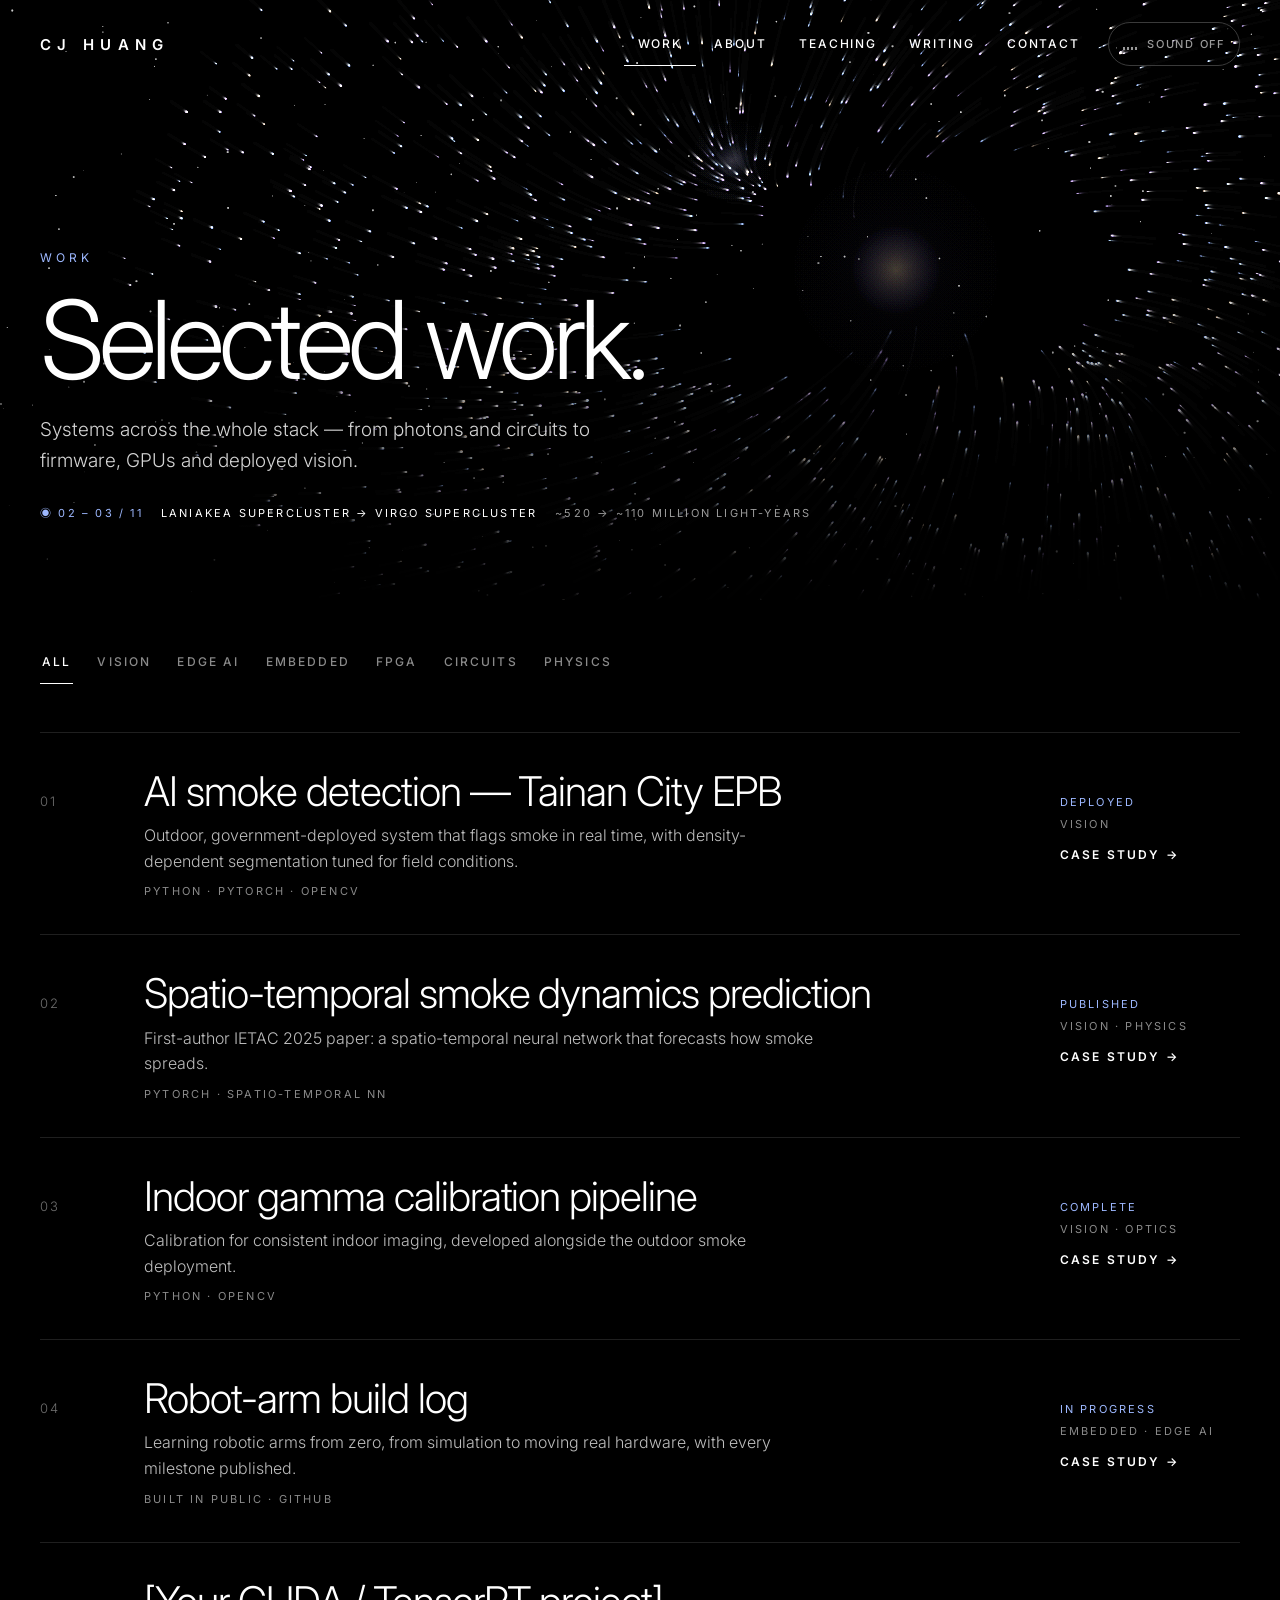
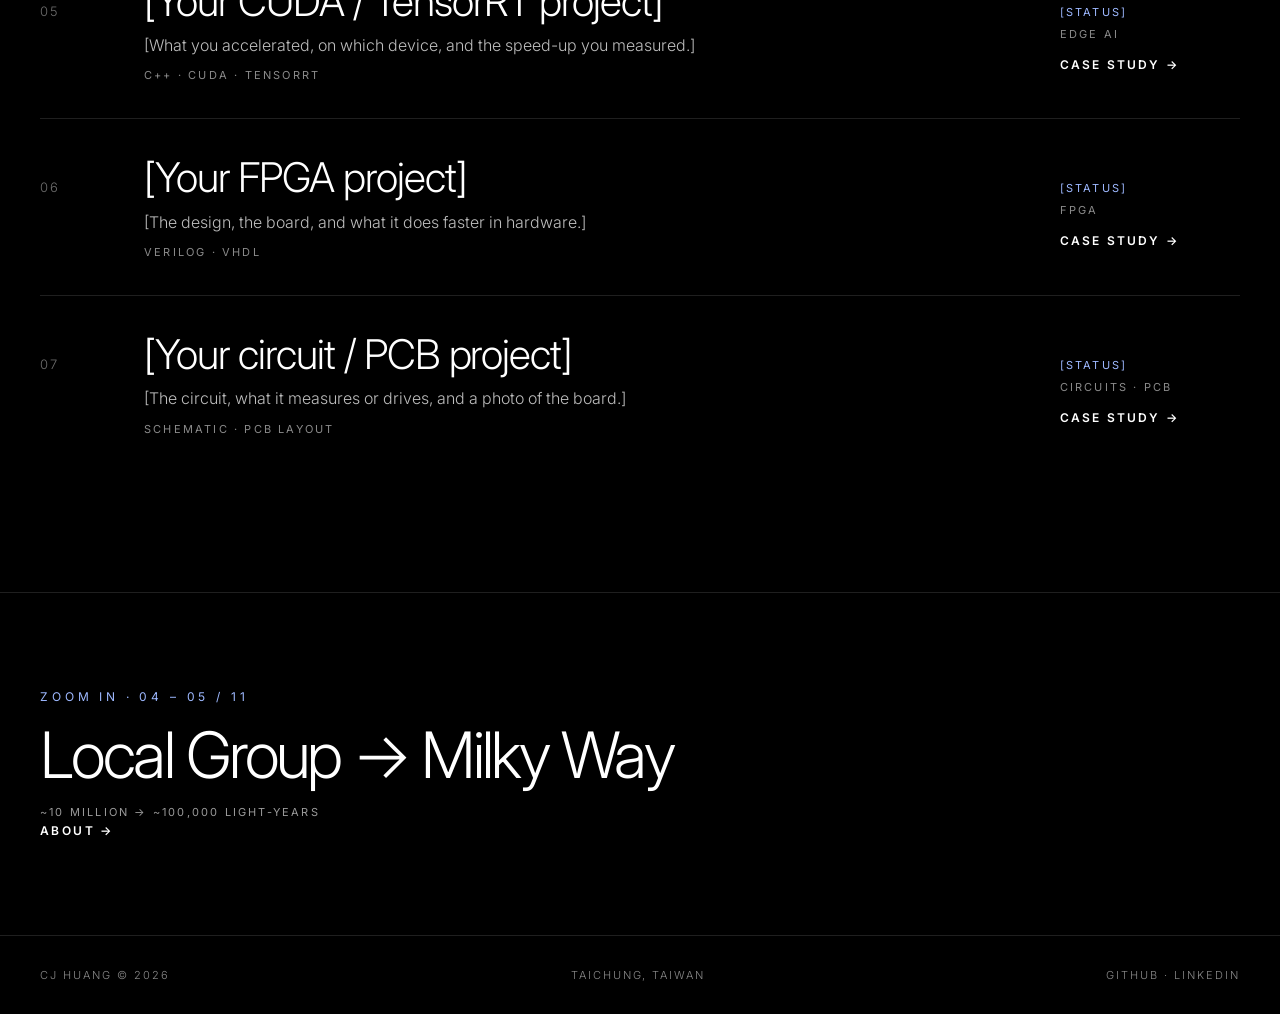
<file: projects.html>
<!doctype html>
<html lang="en">
<head>
  <meta charset="utf-8">
  <meta name="viewport" content="width=device-width, initial-scale=1">
  <title>Work — CJ Huang</title>
  <meta name="description" content="Projects by CJ Huang across vision, edge AI, embedded systems, FPGA, circuits and physics.">
  <meta property="og:title" content="Work — CJ Huang">
  <meta property="og:description" content="Projects by CJ Huang across vision, edge AI, embedded systems, FPGA, circuits and physics.">
  <meta property="og:url" content="https://cjhuanglab.com/projects.html">
  <meta property="og:type" content="website">
  <link rel="canonical" href="https://cjhuanglab.com/projects.html">
  <meta name="theme-color" content="#000000">
  <link rel="icon" href="assets/favicon.svg" type="image/svg+xml">
  <link rel="preconnect" href="https://fonts.googleapis.com">
  <link rel="preconnect" href="https://fonts.gstatic.com" crossorigin>
  <link href="https://fonts.googleapis.com/css2?family=Inter:wght@300;400;500;600&family=Noto+Sans+TC:wght@300;400;500&display=swap" rel="stylesheet">
  <link rel="stylesheet" href="assets/style.css">
  <script src="assets/cosmos.js" defer></script>
  <script src="assets/ambient.js" defer></script>
  <script src="assets/main.js" defer></script>
</head>
<body data-scene="flow">
<header class="site-header">
  <nav class="wrap nav" aria-label="Main">
    <a class="brand" href="index.html">CJ HUANG</a>
    <div class="nav-links">
      <a href="projects.html" aria-current="page">WORK</a>
      <a href="about.html">ABOUT</a>
      <a href="teaching.html">TEACHING</a>
      <a href="writing.html">WRITING</a>
      <a href="contact.html">CONTACT</a>
      <button type="button" class="sound" data-sound-toggle aria-pressed="false" title="Background sound"><span class="bars" aria-hidden="true"><i></i><i></i><i></i><i></i></span><span class="sound-label">SOUND OFF</span></button>
    </div>
  </nav>
</header>
<main>
<section class="hero">
  <canvas data-cosmos data-scene="flow" data-x="0.7" data-y="0.45" data-size="1.05" data-tilt="0" data-stars="4500" aria-hidden="true"></canvas>
  <div class="fade" aria-hidden="true"></div>
  <div class="wrap hero-content">
    <span class="eyebrow">Work</span>
    <h1>Selected work.</h1>
    <p class="lead">Systems across the whole stack — from photons and circuits to firmware, GPUs and deployed vision.</p>
    <div class="scale caps"><span class="accent">◉ 02 – 03 / 11</span><span class="here">Laniakea Supercluster → Virgo Supercluster</span><span>~520 → ~110 million light-years</span></div>
  </div>
</section>
<section class="section tight">
  <div class="wrap">
    <div class="filters" role="group" aria-label="Filter by area" data-filter-for="projects"><button type="button" class="filter" data-filter="all" aria-pressed="true">ALL</button><button type="button" class="filter" data-filter="vision" aria-pressed="false">VISION</button><button type="button" class="filter" data-filter="edge" aria-pressed="false">EDGE AI</button><button type="button" class="filter" data-filter="embedded" aria-pressed="false">EMBEDDED</button><button type="button" class="filter" data-filter="fpga" aria-pressed="false">FPGA</button><button type="button" class="filter" data-filter="circuits" aria-pressed="false">CIRCUITS</button><button type="button" class="filter" data-filter="physics" aria-pressed="false">PHYSICS</button></div>
    <ol class="rows" id="projects" data-numbered>
      <li data-tags="vision"><a class="row" href="#">
        <span class="faint num" style="flex: 0 0 56px; font-size: 13px; letter-spacing: .12em">01</span>
        <div class="row-main"><span class="row-title" style="font-size: clamp(28px, 3.2vw, 44px); line-height: 1.08">AI smoke detection — Tainan City EPB</span><p>Outdoor, government-deployed system that flags smoke in real time, with density-dependent segmentation tuned for field conditions.</p><span class="caps dim">PYTHON · PYTORCH · OPENCV</span></div>
        <div class="row-side caps" style="flex: 1 1 180px"><span class="accent">DEPLOYED</span><span class="dim">VISION</span><span style="margin-top: 8px; font-weight: 600; font-size: 12px">CASE STUDY →</span></div>
      </a></li>
      <li data-tags="vision physics"><a class="row" href="#">
        <span class="faint num" style="flex: 0 0 56px; font-size: 13px; letter-spacing: .12em">02</span>
        <div class="row-main"><span class="row-title" style="font-size: clamp(28px, 3.2vw, 44px); line-height: 1.08">Spatio-temporal smoke dynamics prediction</span><p>First-author IETAC 2025 paper: a spatio-temporal neural network that forecasts how smoke spreads.</p><span class="caps dim">PYTORCH · SPATIO-TEMPORAL NN</span></div>
        <div class="row-side caps" style="flex: 1 1 180px"><span class="accent">PUBLISHED</span><span class="dim">VISION · PHYSICS</span><span style="margin-top: 8px; font-weight: 600; font-size: 12px">CASE STUDY →</span></div>
      </a></li>
      <li data-tags="vision physics"><a class="row" href="#">
        <span class="faint num" style="flex: 0 0 56px; font-size: 13px; letter-spacing: .12em">03</span>
        <div class="row-main"><span class="row-title" style="font-size: clamp(28px, 3.2vw, 44px); line-height: 1.08">Indoor gamma calibration pipeline</span><p>Calibration for consistent indoor imaging, developed alongside the outdoor smoke deployment.</p><span class="caps dim">PYTHON · OPENCV</span></div>
        <div class="row-side caps" style="flex: 1 1 180px"><span class="accent">COMPLETE</span><span class="dim">VISION · OPTICS</span><span style="margin-top: 8px; font-weight: 600; font-size: 12px">CASE STUDY →</span></div>
      </a></li>
      <li data-tags="embedded edge"><a class="row" href="#">
        <span class="faint num" style="flex: 0 0 56px; font-size: 13px; letter-spacing: .12em">04</span>
        <div class="row-main"><span class="row-title" style="font-size: clamp(28px, 3.2vw, 44px); line-height: 1.08">Robot-arm build log</span><p>Learning robotic arms from zero, from simulation to moving real hardware, with every milestone published.</p><span class="caps dim">BUILT IN PUBLIC · GITHUB</span></div>
        <div class="row-side caps" style="flex: 1 1 180px"><span class="accent">IN PROGRESS</span><span class="dim">EMBEDDED · EDGE AI</span><span style="margin-top: 8px; font-weight: 600; font-size: 12px">CASE STUDY →</span></div>
      </a></li>
      <li data-tags="edge"><a class="row" href="#">
        <span class="faint num" style="flex: 0 0 56px; font-size: 13px; letter-spacing: .12em">05</span>
        <div class="row-main"><span class="row-title" style="font-size: clamp(28px, 3.2vw, 44px); line-height: 1.08">[Your CUDA / TensorRT project]</span><p>[What you accelerated, on which device, and the speed-up you measured.]</p><span class="caps dim">C++ · CUDA · TENSORRT</span></div>
        <div class="row-side caps" style="flex: 1 1 180px"><span class="accent">[STATUS]</span><span class="dim">EDGE AI</span><span style="margin-top: 8px; font-weight: 600; font-size: 12px">CASE STUDY →</span></div>
      </a></li>
      <li data-tags="fpga"><a class="row" href="#">
        <span class="faint num" style="flex: 0 0 56px; font-size: 13px; letter-spacing: .12em">06</span>
        <div class="row-main"><span class="row-title" style="font-size: clamp(28px, 3.2vw, 44px); line-height: 1.08">[Your FPGA project]</span><p>[The design, the board, and what it does faster in hardware.]</p><span class="caps dim">VERILOG · VHDL</span></div>
        <div class="row-side caps" style="flex: 1 1 180px"><span class="accent">[STATUS]</span><span class="dim">FPGA</span><span style="margin-top: 8px; font-weight: 600; font-size: 12px">CASE STUDY →</span></div>
      </a></li>
      <li data-tags="circuits"><a class="row" href="#">
        <span class="faint num" style="flex: 0 0 56px; font-size: 13px; letter-spacing: .12em">07</span>
        <div class="row-main"><span class="row-title" style="font-size: clamp(28px, 3.2vw, 44px); line-height: 1.08">[Your circuit / PCB project]</span><p>[The circuit, what it measures or drives, and a photo of the board.]</p><span class="caps dim">SCHEMATIC · PCB LAYOUT</span></div>
        <div class="row-side caps" style="flex: 1 1 180px"><span class="accent">[STATUS]</span><span class="dim">CIRCUITS · PCB</span><span style="margin-top: 8px; font-weight: 600; font-size: 12px">CASE STUDY →</span></div>
      </a></li>
    </ol>
  </div>
</section>
<section class="section zoom"><a href="about.html"><div class="wrap">
  <div><span class="eyebrow">Zoom in · 04 – 05 / 11</span><span class="zoom-title">Local Group → Milky Way</span><span class="caps muted">~10 million → ~100,000 light-years</span></div>
  <span class="zoom-go">ABOUT →</span>
</div></a></section>
</main>
<footer class="site-footer">
  <div class="wrap"><span>CJ HUANG © 2026</span><span>TAICHUNG, TAIWAN</span><span><a href="https://github.com/chenjin-huang">GITHUB</a> · <a href="https://www.linkedin.com/in/chen-jin-huang">LINKEDIN</a></span></div>
</footer>
</body>
</html>
</file>
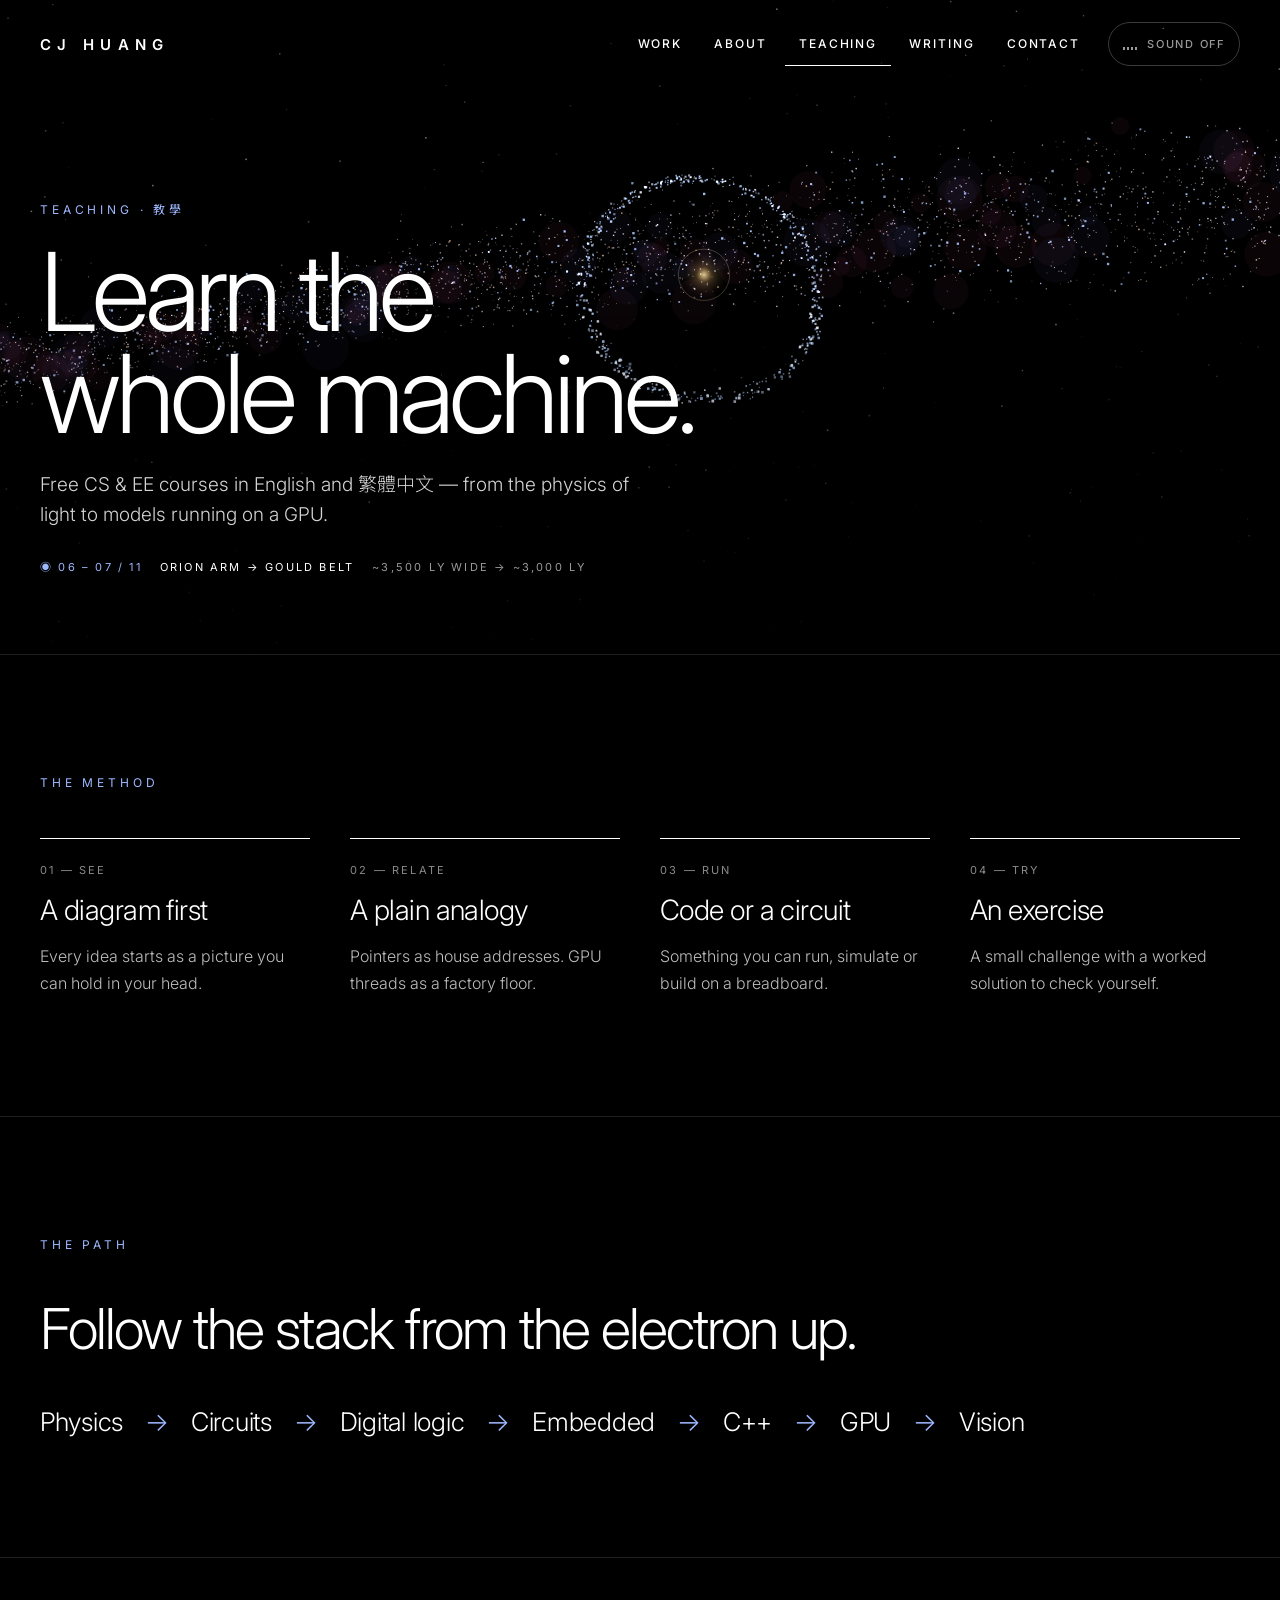
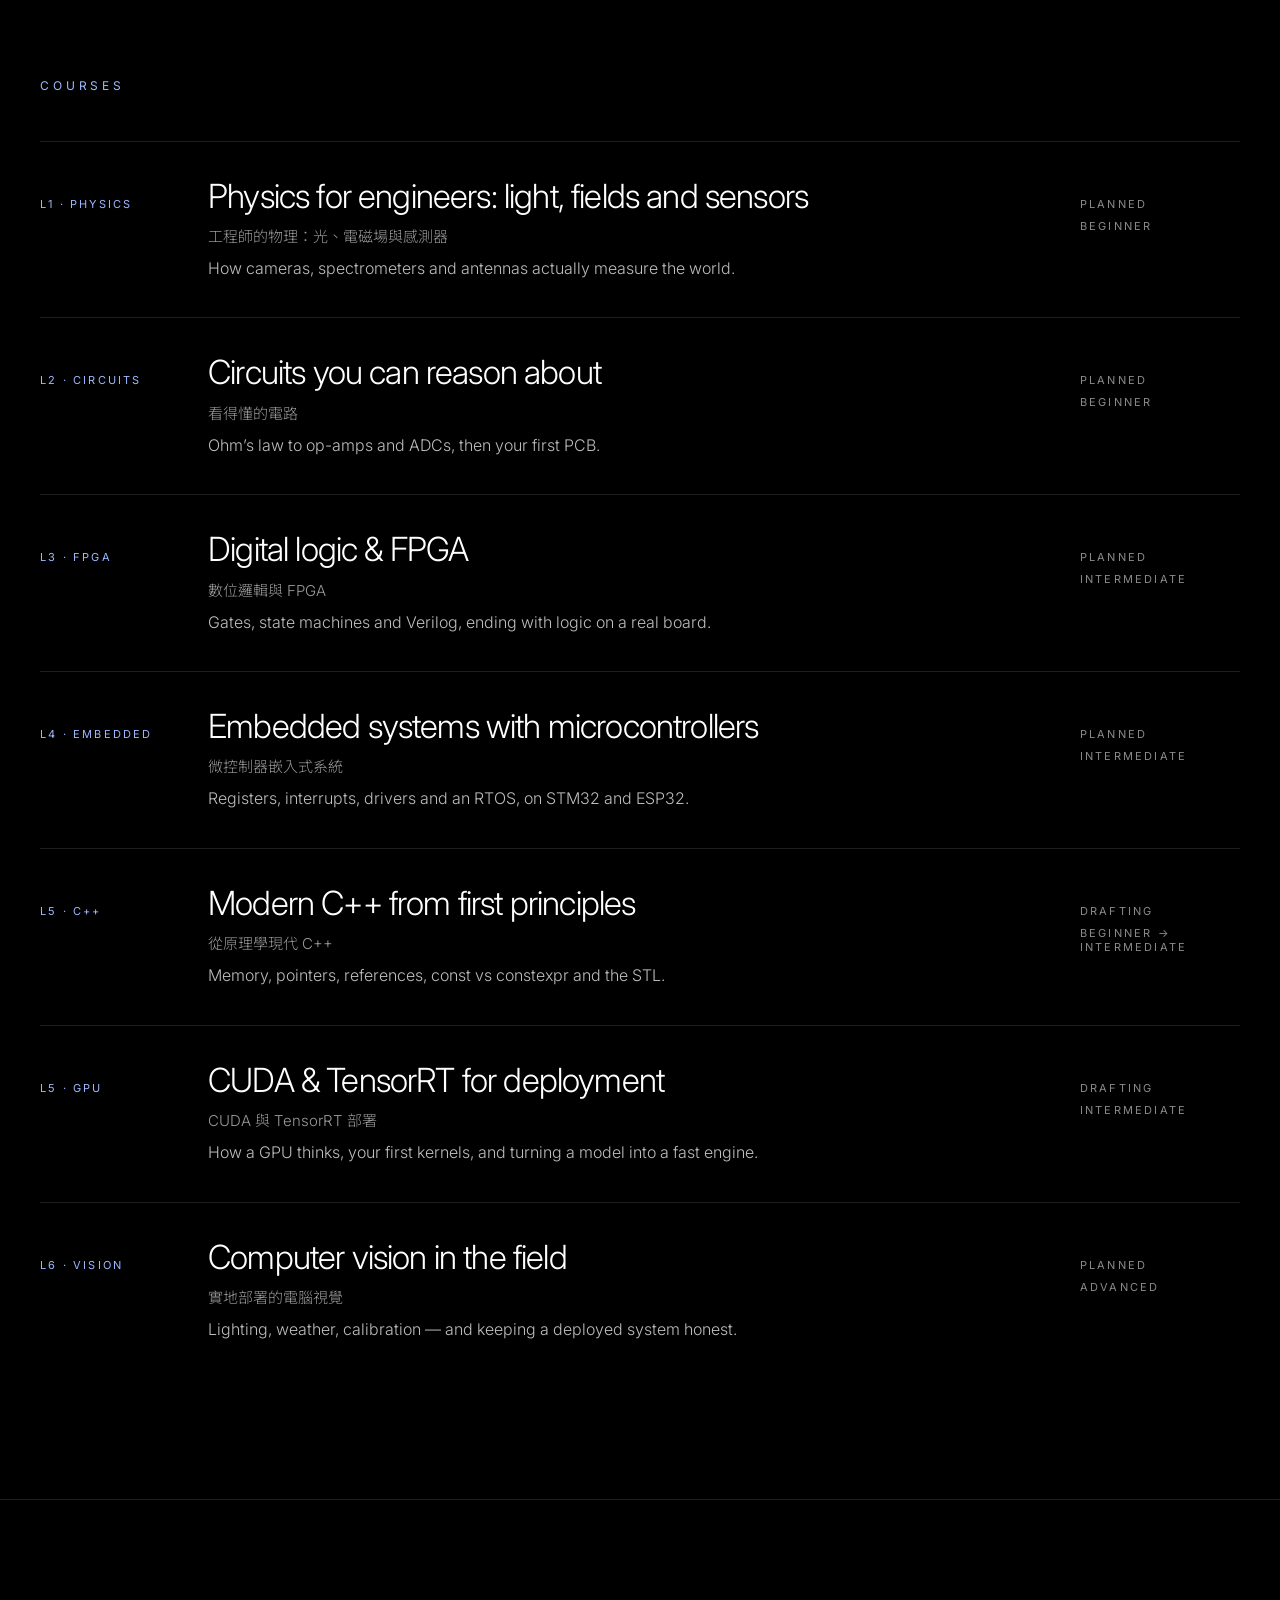
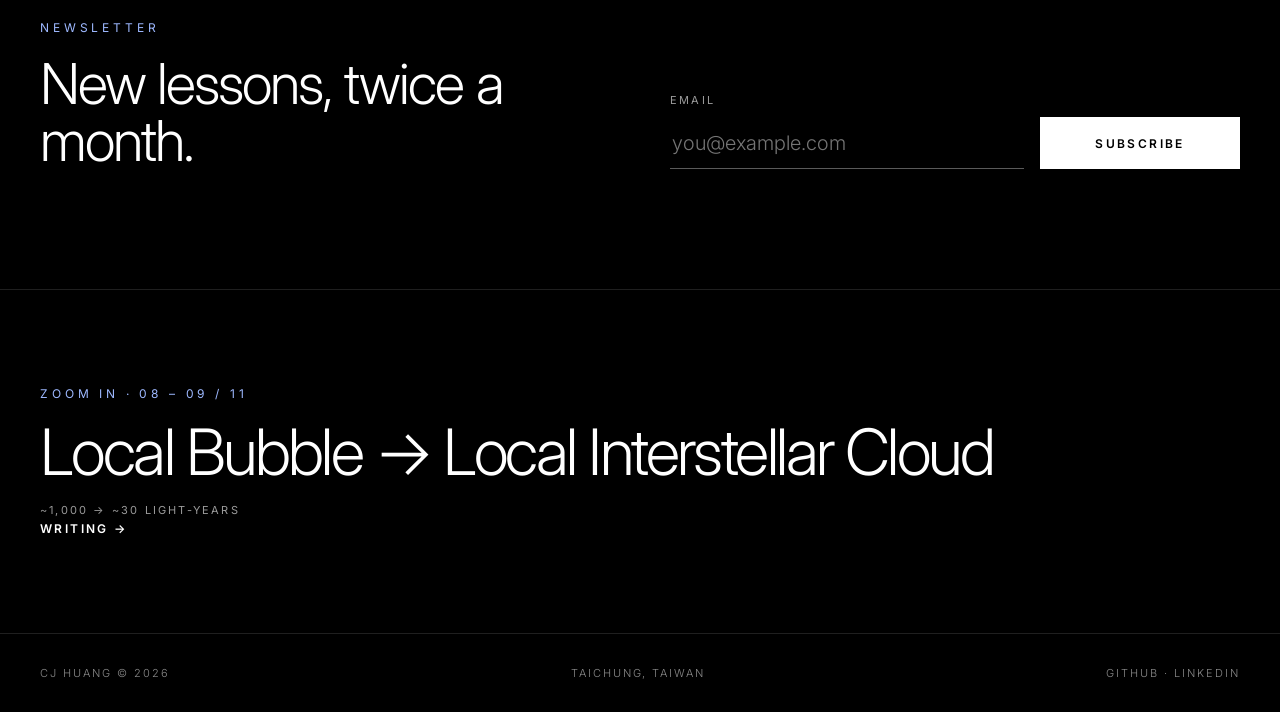
<file: teaching.html>
<!doctype html>
<html lang="en">
<head>
  <meta charset="utf-8">
  <meta name="viewport" content="width=device-width, initial-scale=1">
  <title>Teaching — CS &amp; EE courses by CJ Huang</title>
  <meta name="description" content="Free CS &amp; EE courses in English and 繁體中文: physics, circuits, FPGA, embedded systems, C++, CUDA and computer vision.">
  <meta property="og:title" content="Teaching — CS &amp; EE courses by CJ Huang">
  <meta property="og:description" content="Free CS &amp; EE courses in English and 繁體中文: physics, circuits, FPGA, embedded systems, C++, CUDA and computer vision.">
  <meta property="og:url" content="https://cjhuanglab.com/teaching.html">
  <meta property="og:type" content="website">
  <link rel="canonical" href="https://cjhuanglab.com/teaching.html">
  <meta name="theme-color" content="#000000">
  <link rel="icon" href="assets/favicon.svg" type="image/svg+xml">
  <link rel="preconnect" href="https://fonts.googleapis.com">
  <link rel="preconnect" href="https://fonts.gstatic.com" crossorigin>
  <link href="https://fonts.googleapis.com/css2?family=Inter:wght@300;400;500;600&family=Noto+Sans+TC:wght@300;400;500&display=swap" rel="stylesheet">
  <link rel="stylesheet" href="assets/style.css">
  <script src="assets/cosmos.js" defer></script>
  <script src="assets/ambient.js" defer></script>
</head>
<body data-scene="arm">
<header class="site-header">
  <nav class="wrap nav" aria-label="Main">
    <a class="brand" href="index.html">CJ HUANG</a>
    <div class="nav-links">
      <a href="projects.html">WORK</a>
      <a href="about.html">ABOUT</a>
      <a href="teaching.html" aria-current="page">TEACHING</a>
      <a href="writing.html">WRITING</a>
      <a href="contact.html">CONTACT</a>
      <button type="button" class="sound" data-sound-toggle aria-pressed="false" title="Background sound"><span class="bars" aria-hidden="true"><i></i><i></i><i></i><i></i></span><span class="sound-label">SOUND OFF</span></button>
    </div>
  </nav>
</header>
<main>
<section class="hero">
  <canvas data-cosmos data-scene="arm" data-x="0.55" data-y="0.42" data-size="0.9" data-tilt="-0.12" data-stars="4500" aria-hidden="true"></canvas>
  <div class="fade" aria-hidden="true"></div>
  <div class="wrap hero-content">
    <span class="eyebrow">Teaching · 教學</span>
    <h1>Learn the<br>whole machine.</h1>
    <p class="lead">Free CS &amp; EE courses in English and 繁體中文 — from the physics of light to models running on a GPU.</p>
    <div class="scale caps"><span class="accent">◉ 06 – 07 / 11</span><span class="here">Orion Arm → Gould Belt</span><span>~3,500 ly wide → ~3,000 ly</span></div>
  </div>
</section>
<section class="section">
  <div class="wrap">
    <span class="eyebrow">The method</span>
    <div class="cols four">
      <div class="col"><span class="caps dim">01 — SEE</span><h3>A diagram first</h3><p>Every idea starts as a picture you can hold in your head.</p></div>
      <div class="col"><span class="caps dim">02 — RELATE</span><h3>A plain analogy</h3><p>Pointers as house addresses. GPU threads as a factory floor.</p></div>
      <div class="col"><span class="caps dim">03 — RUN</span><h3>Code or a circuit</h3><p>Something you can run, simulate or build on a breadboard.</p></div>
      <div class="col"><span class="caps dim">04 — TRY</span><h3>An exercise</h3><p>A small challenge with a worked solution to check yourself.</p></div>
    </div>
  </div>
</section>
<section class="section">
  <div class="wrap">
    <span class="eyebrow">The path</span>
    <h2 class="big" style="max-width: 980px">Follow the stack from the electron up.</h2>
    <ol class="path"><li>Physics</li><li>Circuits</li><li>Digital logic</li><li>Embedded</li><li>C++</li><li>GPU</li><li>Vision</li></ol>
  </div>
</section>
<section class="section">
  <div class="wrap">
    <span class="eyebrow">Courses</span>
    <ol class="rows">
      <li><a class="row" href="#">
        <span class="caps accent" style="flex: 0 0 120px">L1 · PHYSICS</span>
        <div class="row-main"><span class="row-title">Physics for engineers: light, fields and sensors</span><span class="muted" style="font-size: 15px">工程師的物理：光、電磁場與感測器</span><p>How cameras, spectrometers and antennas actually measure the world.</p></div>
        <div class="row-side caps dim"><span>PLANNED</span><span>BEGINNER</span></div>
      </a></li>
      <li><a class="row" href="#">
        <span class="caps accent" style="flex: 0 0 120px">L2 · CIRCUITS</span>
        <div class="row-main"><span class="row-title">Circuits you can reason about</span><span class="muted" style="font-size: 15px">看得懂的電路</span><p>Ohm’s law to op-amps and ADCs, then your first PCB.</p></div>
        <div class="row-side caps dim"><span>PLANNED</span><span>BEGINNER</span></div>
      </a></li>
      <li><a class="row" href="#">
        <span class="caps accent" style="flex: 0 0 120px">L3 · FPGA</span>
        <div class="row-main"><span class="row-title">Digital logic &amp; FPGA</span><span class="muted" style="font-size: 15px">數位邏輯與 FPGA</span><p>Gates, state machines and Verilog, ending with logic on a real board.</p></div>
        <div class="row-side caps dim"><span>PLANNED</span><span>INTERMEDIATE</span></div>
      </a></li>
      <li><a class="row" href="#">
        <span class="caps accent" style="flex: 0 0 120px">L4 · EMBEDDED</span>
        <div class="row-main"><span class="row-title">Embedded systems with microcontrollers</span><span class="muted" style="font-size: 15px">微控制器嵌入式系統</span><p>Registers, interrupts, drivers and an RTOS, on STM32 and ESP32.</p></div>
        <div class="row-side caps dim"><span>PLANNED</span><span>INTERMEDIATE</span></div>
      </a></li>
      <li><a class="row" href="#">
        <span class="caps accent" style="flex: 0 0 120px">L5 · C++</span>
        <div class="row-main"><span class="row-title">Modern C++ from first principles</span><span class="muted" style="font-size: 15px">從原理學現代 C++</span><p>Memory, pointers, references, const vs constexpr and the STL.</p></div>
        <div class="row-side caps dim"><span>DRAFTING</span><span>BEGINNER → INTERMEDIATE</span></div>
      </a></li>
      <li><a class="row" href="#">
        <span class="caps accent" style="flex: 0 0 120px">L5 · GPU</span>
        <div class="row-main"><span class="row-title">CUDA &amp; TensorRT for deployment</span><span class="muted" style="font-size: 15px">CUDA 與 TensorRT 部署</span><p>How a GPU thinks, your first kernels, and turning a model into a fast engine.</p></div>
        <div class="row-side caps dim"><span>DRAFTING</span><span>INTERMEDIATE</span></div>
      </a></li>
      <li><a class="row" href="#">
        <span class="caps accent" style="flex: 0 0 120px">L6 · VISION</span>
        <div class="row-main"><span class="row-title">Computer vision in the field</span><span class="muted" style="font-size: 15px">實地部署的電腦視覺</span><p>Lighting, weather, calibration — and keeping a deployed system honest.</p></div>
        <div class="row-side caps dim"><span>PLANNED</span><span>ADVANCED</span></div>
      </a></li>
    </ol>
  </div>
</section>
<section class="section"><div class="wrap">
  <form class="end-cta signup" action="https://formspree.io/f/YOUR_FORM_ID" method="POST">
    <div><span class="eyebrow">Newsletter</span><h2 class="big">New lessons, twice a month.</h2></div>
    <div class="fields">
      <label class="field caps muted">Email<input type="email" name="email" required placeholder="you@example.com"></label>
      <input type="hidden" name="_subject" value="Newsletter signup">
      <button class="btn btn-white" type="submit">SUBSCRIBE</button>
    </div>
  </form>
</div></section>
<section class="section zoom"><a href="writing.html"><div class="wrap">
  <div><span class="eyebrow">Zoom in · 08 – 09 / 11</span><span class="zoom-title">Local Bubble → Local Interstellar Cloud</span><span class="caps muted">~1,000 → ~30 light-years</span></div>
  <span class="zoom-go">WRITING →</span>
</div></a></section>
</main>
<footer class="site-footer">
  <div class="wrap"><span>CJ HUANG © 2026</span><span>TAICHUNG, TAIWAN</span><span><a href="https://github.com/chenjin-huang">GITHUB</a> · <a href="https://www.linkedin.com/in/chen-jin-huang">LINKEDIN</a></span></div>
</footer>
</body>
</html>
</file>
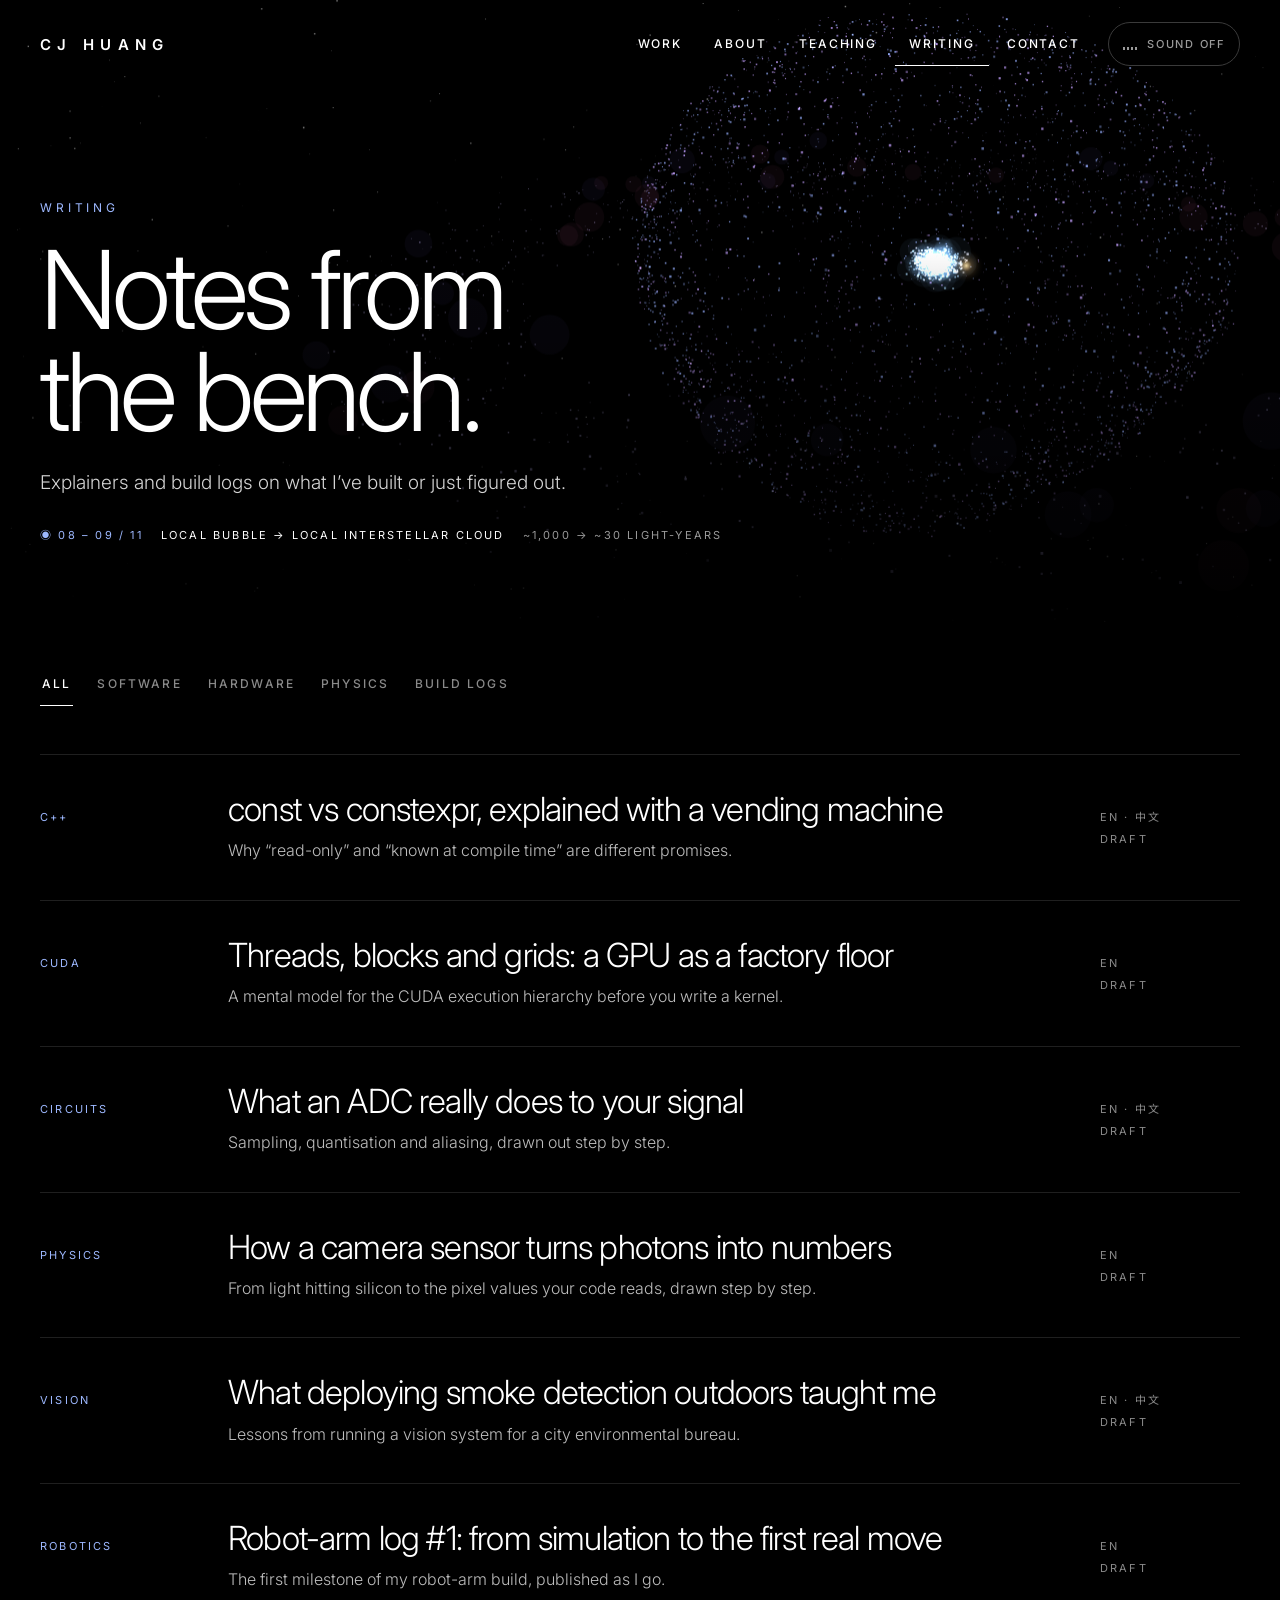
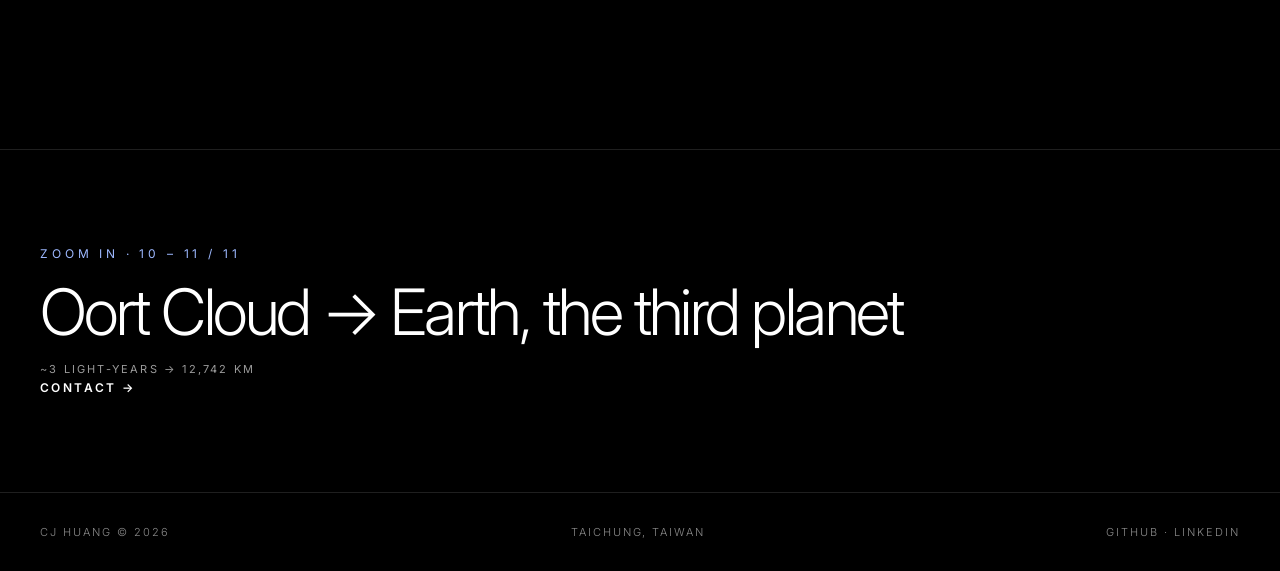
<file: writing.html>
<!doctype html>
<html lang="en">
<head>
  <meta charset="utf-8">
  <meta name="viewport" content="width=device-width, initial-scale=1">
  <title>Writing — CJ Huang</title>
  <meta name="description" content="Explainers and build logs on C++, CUDA, circuits, physics, computer vision and robotics.">
  <meta property="og:title" content="Writing — CJ Huang">
  <meta property="og:description" content="Explainers and build logs on C++, CUDA, circuits, physics, computer vision and robotics.">
  <meta property="og:url" content="https://cjhuanglab.com/writing.html">
  <meta property="og:type" content="website">
  <link rel="canonical" href="https://cjhuanglab.com/writing.html">
  <meta name="theme-color" content="#000000">
  <link rel="icon" href="assets/favicon.svg" type="image/svg+xml">
  <link rel="preconnect" href="https://fonts.googleapis.com">
  <link rel="preconnect" href="https://fonts.gstatic.com" crossorigin>
  <link href="https://fonts.googleapis.com/css2?family=Inter:wght@300;400;500;600&family=Noto+Sans+TC:wght@300;400;500&display=swap" rel="stylesheet">
  <link rel="stylesheet" href="assets/style.css">
  <script src="assets/cosmos.js" defer></script>
  <script src="assets/ambient.js" defer></script>
  <script src="assets/main.js" defer></script>
</head>
<body data-scene="bubble">
<header class="site-header">
  <nav class="wrap nav" aria-label="Main">
    <a class="brand" href="index.html">CJ HUANG</a>
    <div class="nav-links">
      <a href="projects.html">WORK</a>
      <a href="about.html">ABOUT</a>
      <a href="teaching.html">TEACHING</a>
      <a href="writing.html" aria-current="page">WRITING</a>
      <a href="contact.html">CONTACT</a>
      <button type="button" class="sound" data-sound-toggle aria-pressed="false" title="Background sound"><span class="bars" aria-hidden="true"><i></i><i></i><i></i><i></i></span><span class="sound-label">SOUND OFF</span></button>
    </div>
  </nav>
</header>
<main>
<section class="hero">
  <canvas data-cosmos data-scene="bubble" data-x="0.72" data-y="0.42" data-size="0.9" data-tilt="0" data-stars="4500" aria-hidden="true"></canvas>
  <div class="fade" aria-hidden="true"></div>
  <div class="wrap hero-content">
    <span class="eyebrow">Writing</span>
    <h1>Notes from<br>the bench.</h1>
    <p class="lead">Explainers and build logs on what I’ve built or just figured out.</p>
    <div class="scale caps"><span class="accent">◉ 08 – 09 / 11</span><span class="here">Local Bubble → Local Interstellar Cloud</span><span>~1,000 → ~30 light-years</span></div>
  </div>
</section>
<section class="section tight">
  <div class="wrap">
    <div class="filters" role="group" aria-label="Filter posts" data-filter-for="posts"><button type="button" class="filter" data-filter="all" aria-pressed="true">ALL</button><button type="button" class="filter" data-filter="sw" aria-pressed="false">SOFTWARE</button><button type="button" class="filter" data-filter="hw" aria-pressed="false">HARDWARE</button><button type="button" class="filter" data-filter="phys" aria-pressed="false">PHYSICS</button><button type="button" class="filter" data-filter="log" aria-pressed="false">BUILD LOGS</button></div>
    <ol class="rows" id="posts">
      <li data-tags="sw"><a class="row" href="#">
        <span class="caps accent row-lead">C++</span>
        <div class="row-main"><span class="row-title">const vs constexpr, explained with a vending machine</span><p>Why “read-only” and “known at compile time” are different promises.</p></div>
        <div class="row-side caps dim" style="flex: 1 1 140px"><span>EN · 中文</span><span>DRAFT</span></div>
      </a></li>
      <li data-tags="sw"><a class="row" href="#">
        <span class="caps accent row-lead">CUDA</span>
        <div class="row-main"><span class="row-title">Threads, blocks and grids: a GPU as a factory floor</span><p>A mental model for the CUDA execution hierarchy before you write a kernel.</p></div>
        <div class="row-side caps dim" style="flex: 1 1 140px"><span>EN</span><span>DRAFT</span></div>
      </a></li>
      <li data-tags="hw"><a class="row" href="#">
        <span class="caps accent row-lead">CIRCUITS</span>
        <div class="row-main"><span class="row-title">What an ADC really does to your signal</span><p>Sampling, quantisation and aliasing, drawn out step by step.</p></div>
        <div class="row-side caps dim" style="flex: 1 1 140px"><span>EN · 中文</span><span>DRAFT</span></div>
      </a></li>
      <li data-tags="phys"><a class="row" href="#">
        <span class="caps accent row-lead">PHYSICS</span>
        <div class="row-main"><span class="row-title">How a camera sensor turns photons into numbers</span><p>From light hitting silicon to the pixel values your code reads, drawn step by step.</p></div>
        <div class="row-side caps dim" style="flex: 1 1 140px"><span>EN</span><span>DRAFT</span></div>
      </a></li>
      <li data-tags="log"><a class="row" href="#">
        <span class="caps accent row-lead">VISION</span>
        <div class="row-main"><span class="row-title">What deploying smoke detection outdoors taught me</span><p>Lessons from running a vision system for a city environmental bureau.</p></div>
        <div class="row-side caps dim" style="flex: 1 1 140px"><span>EN · 中文</span><span>DRAFT</span></div>
      </a></li>
      <li data-tags="log"><a class="row" href="#">
        <span class="caps accent row-lead">ROBOTICS</span>
        <div class="row-main"><span class="row-title">Robot-arm log #1: from simulation to the first real move</span><p>The first milestone of my robot-arm build, published as I go.</p></div>
        <div class="row-side caps dim" style="flex: 1 1 140px"><span>EN</span><span>DRAFT</span></div>
      </a></li>
    </ol>
  </div>
</section>
<section class="section zoom"><a href="contact.html"><div class="wrap">
  <div><span class="eyebrow">Zoom in · 10 – 11 / 11</span><span class="zoom-title">Oort Cloud → Earth, the third planet</span><span class="caps muted">~3 light-years → 12,742 km</span></div>
  <span class="zoom-go">CONTACT →</span>
</div></a></section>
</main>
<footer class="site-footer">
  <div class="wrap"><span>CJ HUANG © 2026</span><span>TAICHUNG, TAIWAN</span><span><a href="https://github.com/chenjin-huang">GITHUB</a> · <a href="https://www.linkedin.com/in/chen-jin-huang">LINKEDIN</a></span></div>
</footer>
</body>
</html>
</file>
<file: assets/style.css>
/* CJ Huang — site styles. Black, white, starlight blue. */
:root {
  --bg: #000; --fg: #fff; --text: #D4D4D4; --soft: #BDBDBD; --muted: #9A9A9A; --dim: #8A8A8A; --faint: #6E6E6E;
  --line: #1F1F1F; --accent: #9DB8FF;
  --sans: 'Inter', 'Noto Sans TC', system-ui, sans-serif;
  --wrap: 1360px; --pad: 40px;
}
* { box-sizing: border-box; }
html { scroll-behavior: smooth; }
body { margin: 0; background: var(--bg); color: var(--fg); font-family: var(--sans); font-weight: 300; -webkit-font-smoothing: antialiased; }
a { color: var(--fg); }
a:hover { color: var(--soft); }
h1, h2, h3, p { margin: 0; font-weight: 300; }
:focus-visible { outline: 2px solid var(--accent); outline-offset: 3px; }
.wrap { max-width: var(--wrap); margin: 0 auto; padding-inline: var(--pad); }
.eyebrow { font-size: 12px; font-weight: 400; letter-spacing: .32em; color: var(--accent); text-transform: uppercase; }
.caps { font-size: 11px; font-weight: 400; letter-spacing: .2em; text-transform: uppercase; }
.muted { color: var(--muted); } .dim { color: var(--dim); } .faint { color: var(--faint); } .soft { color: var(--soft); } .accent { color: var(--accent); }

/* header */
.site-header { position: absolute; top: 0; left: 0; right: 0; z-index: 3; }
.nav { display: flex; flex-wrap: wrap; align-items: center; justify-content: space-between; gap: 12px; padding-block: 22px; }
.brand { min-height: 44px; display: inline-flex; align-items: center; text-decoration: none; font-size: 15px; font-weight: 600; letter-spacing: .42em; }
.nav-links { display: flex; flex-wrap: wrap; gap: 4px; }
.nav-links a { min-height: 44px; padding: 0 14px; display: inline-flex; align-items: center; text-decoration: none; font-size: 12px; font-weight: 500; letter-spacing: .16em; border-bottom: 1px solid transparent; }
.nav-links a[aria-current="page"] { border-bottom-color: var(--fg); }

/* hero */
.hero { position: relative; overflow: hidden; min-height: 600px; display: flex; align-items: flex-end; }
.hero.home { min-height: max(860px, 100vh); }
.hero canvas { position: absolute; inset: 0; width: 100%; height: 100%; display: block; }
.hero .fade { position: absolute; left: 0; right: 0; bottom: 0; height: 60%; background: linear-gradient(to bottom, rgba(0,0,0,0), rgba(0,0,0,.9)); pointer-events: none; }
.hero-content { position: relative; width: 100%; padding-top: 200px; padding-bottom: 80px; display: flex; flex-direction: column; gap: 24px; }
.hero.home .hero-content { padding-bottom: 96px; gap: 28px; }
.hero h1 { font-size: clamp(56px, 8.5vw, 124px); line-height: .94; letter-spacing: -.045em; }
.hero.home h1 { font-size: clamp(64px, 11vw, 168px); line-height: .92; }
.hero .lead { max-width: 600px; font-size: 19px; line-height: 1.6; color: var(--text); }
.hero.home .lead { font-size: 20px; max-width: 560px; }

/* buttons */
.actions { display: flex; flex-wrap: wrap; gap: 14px; }
.btn { min-height: 52px; min-width: 200px; padding: 0 28px; display: inline-flex; align-items: center; justify-content: center; text-decoration: none; font: 600 12px var(--sans); letter-spacing: .2em; border: 1.5px solid var(--fg); color: var(--fg); background: transparent; cursor: pointer; transition: background .2s, color .2s; }
.btn:hover { background: var(--fg); color: #000; }
.btn-white { background: var(--fg); color: #000; }
.btn-white:hover { background: transparent; color: var(--fg); }

/* sections */
.section { border-top: 1px solid var(--line); }
.section > .wrap { padding-block: 120px; display: flex; flex-direction: column; gap: 48px; }
.section.tight > .wrap { padding-top: 40px; border: 0; }
.section.tight { border-top: 0; }
h2.big { font-size: clamp(36px, 4.4vw, 60px); line-height: 1.02; letter-spacing: -.035em; }
.rows { list-style: none; margin: 0; padding: 0; }
.rows > li { border-top: 1px solid var(--line); }
.row { display: flex; flex-wrap: wrap; align-items: baseline; gap: 12px 48px; padding: 36px 0; text-decoration: none; }
a.row:hover .row-title { color: var(--accent); }
.row-title { font-size: clamp(24px, 2.6vw, 36px); line-height: 1.12; letter-spacing: -.025em; transition: color .2s; }
.row-main { flex: 999 1 520px; min-width: 0; display: flex; flex-direction: column; gap: 10px; }
.row-side { flex: 1 1 160px; display: flex; flex-direction: column; gap: 8px; }
.row-lead { flex: 0 0 140px; }
.row p { font-size: 16px; line-height: 1.6; color: var(--soft); max-width: 680px; }
.cols { display: grid; gap: 48px; grid-template-columns: repeat(auto-fit, minmax(min(300px, 100%), 1fr)); }
.cols.four { grid-template-columns: repeat(auto-fit, minmax(min(240px, 100%), 1fr)); gap: 40px; }
.col { display: flex; flex-direction: column; gap: 16px; padding-top: 24px; border-top: 1px solid var(--fg); }
.col h3 { font-size: 28px; letter-spacing: -.02em; }
.col p { font-size: 16px; line-height: 1.65; color: var(--soft); }

/* home */
.facts { display: grid; grid-template-columns: repeat(auto-fit, minmax(min(240px, 100%), 1fr)); }
.fact { padding: 48px 0; display: flex; flex-direction: column; gap: 10px; border-bottom: 1px solid var(--line); }
.fact b { font-size: 44px; font-weight: 300; letter-spacing: -.03em; }
.panel { border-bottom: 1px solid var(--line); min-height: 620px; display: flex; align-items: flex-end; }
.panel .wrap { width: 100%; padding-block: 120px 88px; display: flex; flex-wrap: wrap; gap: 32px 64px; align-items: flex-end; justify-content: space-between; }
.panel-main { flex: 999 1 620px; min-width: 0; display: flex; flex-direction: column; gap: 22px; }
.panel h2 { font-size: clamp(44px, 6vw, 88px); line-height: .98; letter-spacing: -.04em; }
.panel p { max-width: 560px; font-size: 18px; line-height: 1.6; color: var(--soft); }
.panel-side { flex: 1 1 280px; display: flex; flex-direction: column; gap: 18px; align-items: flex-start; }
.panel-side span { font-size: 13px; line-height: 1.7; color: var(--muted); letter-spacing: .04em; }
.stack li { display: flex; flex-wrap: wrap; align-items: baseline; gap: 8px 40px; padding: 26px 0; border-top: 1px solid var(--line); }
.stack .n { flex: 0 0 48px; font-size: 13px; color: var(--faint); letter-spacing: .1em; }
.stack .name { flex: 1 1 420px; font-size: clamp(26px, 3vw, 40px); letter-spacing: -.02em; }
.stack .tools { font-size: 13px; color: var(--muted); letter-spacing: .06em; }
.split { display: grid; grid-template-columns: repeat(auto-fit, minmax(min(340px, 100%), 1fr)); gap: 64px; }
.split > div { display: flex; flex-direction: column; gap: 22px; align-items: flex-start; }
.split h2 { font-size: 40px; line-height: 1.12; letter-spacing: -.02em; }

/* about */
.profile { display: flex; flex-wrap: wrap; gap: 48px 80px; align-items: flex-start; }
.photo { flex: 0 0 300px; max-width: 100%; height: 380px; border: 1px solid #2A2A2A; display: grid; place-items: center; overflow: hidden; }
.photo img { width: 100%; height: 100%; object-fit: cover; }
.profile-text { flex: 999 1 520px; min-width: 0; display: flex; flex-direction: column; gap: 28px; }
.profile-text .statement { font-size: clamp(24px, 2.4vw, 32px); line-height: 1.4; letter-spacing: -.01em; }
.profile-text p { font-size: 17px; line-height: 1.7; color: var(--soft); max-width: 640px; }
.meta { display: flex; flex-wrap: wrap; gap: 28px; color: var(--muted); }
.when { flex: 0 0 140px; font-size: 32px; letter-spacing: -.02em; color: var(--dim); }
.end-cta { display: flex; flex-wrap: wrap; gap: 40px; align-items: flex-end; justify-content: space-between; }
.end-cta > div:first-child { flex: 1 1 480px; display: flex; flex-direction: column; gap: 20px; }

/* teaching */
.path { list-style: none; margin: 0; padding: 0; display: flex; flex-wrap: wrap; gap: 14px 22px; align-items: baseline; font-size: clamp(20px, 2vw, 28px); letter-spacing: -.01em; }
.path li:not(:last-child)::after { content: "→"; color: var(--accent); margin-left: 22px; }

/* filters */
.filters { display: flex; flex-wrap: wrap; }
.filter { min-height: 44px; padding: 0 2px; margin-right: 22px; background: none; border: 0; border-bottom: 1px solid transparent; cursor: pointer; font: 500 12px var(--sans); letter-spacing: .18em; color: var(--dim); }
.filter[aria-pressed="true"], .filter:has(input:checked) { color: var(--fg); border-bottom-color: var(--fg); }
.filter input { position: absolute; opacity: 0; pointer-events: none; }
.filter:has(input:focus-visible) { outline: 2px solid var(--accent); outline-offset: 3px; }
.filter:hover { color: var(--fg); }
[hidden] { display: none !important; }

/* forms */
label.field { display: flex; flex-direction: column; gap: 10px; flex: 1 1 240px; }
.field input, .field textarea { min-height: 52px; padding: 10px 2px; background: transparent; border: 0; border-bottom: 1px solid #5A5A5A; color: var(--fg); font: 300 20px var(--sans); border-radius: 0; }
.field input:focus, .field textarea:focus { outline: none; border-bottom-color: var(--accent); }
.field textarea { resize: vertical; }
.contact { display: flex; flex-wrap: wrap; gap: 64px 96px; }
.contact > div { flex: 1 1 380px; min-width: 0; display: flex; flex-direction: column; gap: 24px; }
.contact form { flex: 999 1 520px; min-width: 0; display: flex; flex-direction: column; gap: 36px; }
.contact form .btn { align-self: flex-start; }
.links a { min-height: 72px; display: flex; flex-wrap: wrap; align-items: center; justify-content: space-between; gap: 8px 16px; text-decoration: none; }
.links a span:first-child { font-size: 24px; letter-spacing: -.01em; }
.links a span:last-child { font-size: 12px; letter-spacing: .12em; color: var(--muted); }
.fields { display: flex; flex-wrap: wrap; gap: 32px; }
fieldset { border: 0; margin: 0; padding: 0; }
legend { margin-bottom: 14px; color: var(--muted); }
.signup .fields { flex: 1 1 460px; align-items: flex-end; gap: 16px; }

/* footer */
.site-footer { border-top: 1px solid var(--line); }
.site-footer .wrap { padding-block: 32px; display: flex; flex-wrap: wrap; justify-content: space-between; gap: 16px; font-size: 11px; letter-spacing: .18em; color: var(--dim); }
.site-footer a { text-decoration: none; color: var(--dim); }
.site-footer a:hover { color: var(--fg); }

@media (max-width: 700px) {
  :root { --pad: 22px; }
  .section > .wrap { padding-block: 80px; gap: 36px; }
  .hero-content { padding-top: 170px; }
  .panel { min-height: 0; }
  .panel .wrap { padding-block: 88px 64px; }
  .btn { min-width: 0; }
  .nav-links a { padding: 0 9px; }
}

/* cosmic scale label, zoom links, cosmic address */
.scale { display: flex; flex-wrap: wrap; gap: 8px 18px; align-items: baseline; color: var(--muted); margin-top: 4px; }
.scale .here { color: var(--fg); }
.zoom a { display: block; text-decoration: none; }
.zoom .wrap { padding-block: 96px !important; flex-direction: row !important; flex-wrap: wrap; gap: 24px 48px !important; align-items: flex-end; justify-content: space-between; }
.zoom .wrap > div { flex: 999 1 560px; display: flex; flex-direction: column; gap: 18px; }
.zoom-title { font-size: clamp(36px, 5vw, 72px); line-height: 1.02; letter-spacing: -.04em; transition: color .2s; }
.zoom a:hover .zoom-title { color: var(--accent); }
.zoom-go { font-size: 12px; font-weight: 600; letter-spacing: .2em; }
.address-head { display: flex; flex-wrap: wrap; gap: 24px 64px; align-items: flex-end; justify-content: space-between; }
.address-head > div { display: flex; flex-direction: column; gap: 20px; max-width: 760px; }
.address-head p { max-width: 420px; font-size: 16px; line-height: 1.65; }
.address a { display: flex; flex-wrap: wrap; align-items: baseline; gap: 6px 40px; padding: 22px 0; text-decoration: none; }
.address .n { flex: 0 0 48px; font-size: 13px; letter-spacing: .1em; color: var(--faint); }
.address .name { flex: 1 1 380px; font-size: clamp(22px, 2.4vw, 32px); letter-spacing: -.02em; transition: color .2s; }
.address a:hover .name { color: var(--accent); }
.address .size { flex: 1 1 260px; color: var(--muted); letter-spacing: .12em; font-size: 12px; }
.address .go { flex: 0 0 120px; font-weight: 600; }

/* sound toggle */
.sound { min-height: 44px; margin-left: 10px; padding: 0 14px; display: inline-flex; align-items: center; gap: 10px; background: none; border: 1px solid #3A3A3A; border-radius: 999px; color: var(--muted); font: 500 11px var(--sans); letter-spacing: .16em; cursor: pointer; transition: color .2s, border-color .2s; }
.sound:hover, .sound[aria-pressed="true"] { color: var(--fg); border-color: var(--fg); }
.sound .bars { display: inline-flex; align-items: flex-end; gap: 2px; height: 12px; }
.sound .bars i { display: block; width: 2px; height: 3px; background: currentColor; }
.sound[aria-pressed="true"] .bars i { animation: eq 1.1s ease-in-out infinite; }
.sound[aria-pressed="true"] .bars i:nth-child(2) { animation-delay: -.3s; }
.sound[aria-pressed="true"] .bars i:nth-child(3) { animation-delay: -.6s; }
.sound[aria-pressed="true"] .bars i:nth-child(4) { animation-delay: -.9s; }
@keyframes eq { 0%, 100% { height: 3px; } 50% { height: 12px; } }
@media (prefers-reduced-motion: reduce) { .sound[aria-pressed="true"] .bars i { animation: none; height: 8px; } }
</file>
